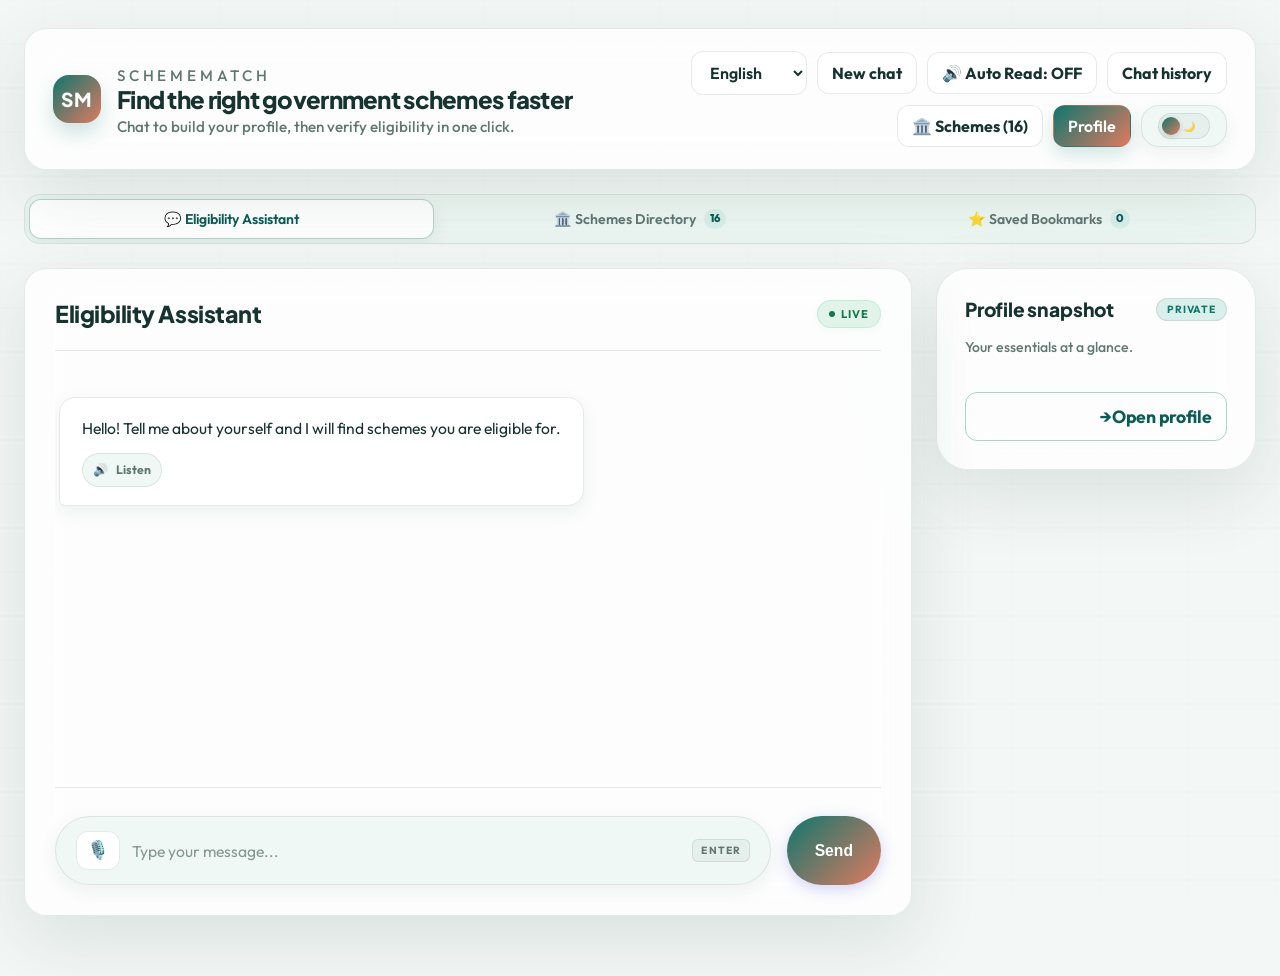
<file: index.html>
<!DOCTYPE html>
<html lang="en">
<head>
	<meta charset="UTF-8" />
	<meta name="viewport" content="width=device-width, initial-scale=1.0" />
	<title>SchemeMatch</title>
	<link rel="preconnect" href="https://fonts.googleapis.com" />
	<link rel="preconnect" href="https://fonts.gstatic.com" crossorigin />
	<link
		href="https://fonts.googleapis.com/css2?family=Inter:wght@300;400;500;600;700&family=Space+Grotesk:wght@400;600;700&display=swap"
		rel="stylesheet"
	/>
	<link
		href="https://fonts.googleapis.com/css2?family=Plus+Jakarta+Sans:wght@400;500;600;700;800&family=Outfit:wght@300;400;500;600;700&family=Inter:wght@300;400;500;600;700&display=swap"
		rel="stylesheet"
	/>
	<style>
		:root {
			color-scheme: light;
			--font-display: "Plus Jakarta Sans", "Space Grotesk", sans-serif;
			--font-body: "Outfit", "Inter", sans-serif;
			--bg: #f8fafc;
			--bg-strong: #f1f5f9;
			--surface: rgba(255, 255, 255, 0.6);
			--surface-raised: rgba(255, 255, 255, 0.85);
			--surface-soft: rgba(255, 255, 255, 0.35);
			--ink: #0f172a;
			--muted: #475569;
			--accent: #4f46e5;
			--accent-strong: #4338ca;
			--accent-soft: rgba(79, 70, 229, 0.08);
			--border: rgba(15, 23, 42, 0.06);
			--border-hover: rgba(15, 23, 42, 0.12);
			--shadow: 0 10px 30px rgba(0, 0, 0, 0.08);
			--shadow-soft: 0 4px 12px rgba(0, 0, 0, 0.04);
			--shadow-lg: 0 20px 50px rgba(0, 0, 0, 0.12);
			--radius-sm: 12px;
			--radius-md: 18px;
			--radius-lg: 24px;
			--radius-xl: 32px;
			--glass-blur: 24px;
			
			/* Theme States */
			--brand-grad: linear-gradient(135deg, #4f46e5, #9333ea, #db2777);
			--success: #15803d;
			--success-soft: rgba(21, 128, 61, 0.08);
			--warning: #eab308;
			--warning-soft: rgba(234, 179, 8, 0.08);
			--danger: #ef4444;
			--danger-soft: rgba(239, 68, 68, 0.08);
		}

		:root[data-theme="dark"] {
			color-scheme: dark;
			--bg: #0f172a;
			--bg-strong: #1e293b;
			--surface: rgba(15, 23, 42, 0.6);
			--surface-raised: rgba(30, 41, 59, 0.85);
			--surface-soft: rgba(15, 23, 42, 0.35);
			--ink: #f8fafc;
			--muted: #94a3b8;
			--accent: #6366f1;
			--accent-strong: #4f46e5;
			--accent-soft: rgba(99, 102, 241, 0.12);
			--border: rgba(248, 250, 252, 0.06);
			--border-hover: rgba(248, 250, 252, 0.12);
			--shadow: 0 10px 40px rgba(0, 0, 0, 0.4);
			--shadow-soft: 0 4px 16px rgba(0, 0, 0, 0.2);
			--shadow-lg: 0 24px 60px rgba(0, 0, 0, 0.6);
			--glass-blur: 24px;
			
			/* Theme States */
			--brand-grad: linear-gradient(135deg, #6366f1, #a855f7, #ec4899);
			--success: #22c55e;
			--success-soft: rgba(34, 197, 94, 0.1);
			--warning: #f59e0b;
			--warning-soft: rgba(245, 158, 11, 0.1);
			--danger: #f87171;
			--danger-soft: rgba(248, 113, 113, 0.1);
		}

		* {
			box-sizing: border-box;
			margin: 0;
			padding: 0;
		}

		body {
			font-family: var(--font-body);
			color: var(--ink);
			background: var(--bg);
			min-height: 100vh;
			overflow-x: hidden;
			position: relative;
			-webkit-font-smoothing: antialiased;
			-moz-osx-font-smoothing: grayscale;
		}

		/* Pixel Background Canvas styling */
		.pixel-canvas {
			position: fixed;
			top: 0;
			left: 0;
			width: 100vw;
			height: 100vh;
			z-index: -1;
			pointer-events: none;
			background: var(--bg);
			transition: background 0.5s ease;
		}

		.page {
			max-width: 1250px;
			margin: 0 auto;
			padding: 40px 24px 60px;
			position: relative;
			z-index: 1;
		}

		.topbar {
			display: flex;
			align-items: center;
			justify-content: space-between;
			gap: 24px;
			margin-bottom: 40px;
			padding: 24px 32px;
			background: var(--surface);
			backdrop-filter: blur(var(--glass-blur));
			-webkit-backdrop-filter: blur(var(--glass-blur));
			border: 1px solid var(--border);
			box-shadow: var(--shadow-lg);
			border-radius: var(--radius-xl);
			transition: all 0.3s ease;
		}

		.brand {
			display: flex;
			gap: 20px;
			align-items: center;
		}

		.brand-mark {
			width: 48px;
			height: 48px;
			border-radius: var(--radius-md);
			background: var(--bg-strong);
			color: var(--accent);
			display: grid;
			place-items: center;
			font-family: var(--font-display);
			font-weight: 800;
			font-size: 1.2rem;
			letter-spacing: 0.05em;
		}
		
		.brand-text h1 {
			margin: 0;
			font-family: var(--font-display);
			font-size: 1.5rem;
			font-weight: 800;
			color: var(--ink);
			letter-spacing: -0.03em;
		}

		.brand-text p {
			margin: 4px 0 0;
			color: var(--muted);
			font-size: 0.95rem;
			font-weight: 500;
		}

		.eyebrow {
			text-transform: uppercase;
			letter-spacing: 0.25em;
			font-size: 0.7rem;
			font-weight: 700;
			color: var(--accent);
			margin-bottom: 2px;
		}



		.top-actions {
			display: flex;
			align-items: center;
			gap: 24px;
		}

		.language-select,
		.profile-button {
			border: 1px solid var(--border);
			background: var(--surface-raised);
			color: var(--ink);
			border-radius: var(--radius-md);
			padding: 10px 14px;
			font: inherit;
			font-weight: 600;
			cursor: pointer;
		}

		.profile-button {
			background: var(--accent);
			color: #fff;
			border-color: transparent;
		}

		/* Custom Premium Slider Theme Toggle */
		.theme-toggle {
			display: inline-flex;
			align-items: center;
			gap: 12px;
			padding: 8px 16px;
			border-radius: var(--radius-md);
			background: var(--surface-soft);
			border: 1px solid var(--border);
			cursor: pointer;
			font-size: 0.75rem;
			font-weight: 700;
			text-transform: uppercase;
			letter-spacing: 0.08em;
			color: var(--muted);
			transition: all 0.3s ease;
			box-shadow: var(--shadow-soft);
			position: relative;
			user-select: none;
		}

		.theme-toggle:hover {
			border-color: var(--border-hover);
			color: var(--ink);
			background: var(--surface);
			transform: translateY(-1px);
			box-shadow: var(--shadow);
		}

		.theme-toggle input {
			display: none;
		}

		.toggle-track {
			width: 52px;
			height: 26px;
			border-radius: 999px;
			background: var(--bg-strong);
			position: relative;
			flex-shrink: 0;
			border: 1px solid var(--border);
			transition: all 0.3s ease;
			display: flex;
			align-items: center;
			justify-content: space-between;
			padding: 0 5px;
		}

		.toggle-track::before {
			content: "";
			position: absolute;
			width: 18px;
			height: 18px;
			border-radius: 50%;
			background: var(--brand-grad);
			top: 3px;
			left: 3px;
			transition: transform 0.4s cubic-bezier(0.34, 1.56, 0.64, 1);
			z-index: 2;
			box-shadow: 0 2px 6px rgba(0, 0, 0, 0.15);
		}
		
		.toggle-track::after {
			content: "☀️ 🌙";
			font-size: 10px;
			width: 100%;
			display: flex;
			justify-content: space-between;
			padding: 0 4px;
			opacity: 0.8;
			z-index: 1;
		}

		.theme-toggle input:checked + .toggle-track::before {
			transform: translateX(26px);
		}


		.layout {
			display: grid;
			grid-template-columns: minmax(0, 1fr) 350px;
			gap: 32px;
		}

		.chat-panel {
			display: flex;
			flex-direction: column;
			min-height: 75vh;
			transition: all 0.3s ease;
			background: var(--surface);
			backdrop-filter: blur(var(--glass-blur));
			-webkit-backdrop-filter: blur(var(--glass-blur));
			border: 1px solid var(--border);
			box-shadow: var(--shadow-lg);
			border-radius: var(--radius-xl);
			padding: 36px;
			position: relative;
			z-index: 1;
		}

		.chat-header {
			display: flex;
			justify-content: space-between;
			align-items: center;
			gap: 16px;
			padding-bottom: 28px;
			border-bottom: 1px solid var(--border);
		}

		.chat-header h2 {
			margin: 0;
			font-family: var(--font-display);
			font-size: 1.45rem;
			font-weight: 800;
			letter-spacing: -0.02em;
			color: var(--ink);
		}


		.status-pill {
			padding: 6px 14px;
			border-radius: 999px;
			background: var(--success-soft);
			color: var(--success);
			font-weight: 700;
			font-size: 0.7rem;
			text-transform: uppercase;
			letter-spacing: 0.1em;
			border: 1px solid rgba(16, 185, 129, 0.15);
			display: flex;
			align-items: center;
			gap: 6px;
			box-shadow: 0 2px 8px rgba(16, 185, 129, 0.05);
		}
		
		.status-pill::before {
			content: "";
			width: 6px;
			height: 6px;
			border-radius: 50%;
			background: var(--success);
			display: inline-block;
			animation: pulse 2s infinite;
		}

		@keyframes pulse {
			0% { transform: scale(0.9); opacity: 0.6; }
			50% { transform: scale(1.3); opacity: 1; box-shadow: 0 0 10px var(--success); }
			100% { transform: scale(0.9); opacity: 0.6; }
		}


		.check-button {
			display: none;
			margin: 16px 0 0;
			padding: 16px 28px;
			border: none;
			background: var(--brand-grad);
			color: white;
			border-radius: var(--radius-md);
			cursor: pointer;
			font-weight: 700;
			font-size: 1rem;
			letter-spacing: 0.02em;
			box-shadow: 0 10px 25px rgba(99, 102, 241, 0.25);
			transition: all 0.3s cubic-bezier(0.16, 1, 0.3, 1);
			position: relative;
			overflow: hidden;
			border: 1px solid rgba(255, 255, 255, 0.1);
		}

		.check-button:hover {
			transform: translateY(-2px);
			box-shadow: 0 15px 35px rgba(99, 102, 241, 0.4);
		}
		
		.check-button:active {
			transform: translateY(0);
		}

		.check-button.is-loading,
		.send-button.is-loading {
			opacity: 0.7;
			pointer-events: none;
		}

		.messages {
			flex: 1;
			margin: 28px 0;
			padding: 12px 8px;
			overflow-y: auto;
			display: flex;
			flex-direction: column;
			gap: 22px;
			scroll-behavior: smooth;
		}
		
		/* Scrollbars styling */
		.messages::-webkit-scrollbar,
		#resultCards::-webkit-scrollbar,
		.result-grid::-webkit-scrollbar {
			width: 6px;
		}
		
		.messages::-webkit-scrollbar-track,
		#resultCards::-webkit-scrollbar-track,
		.result-grid::-webkit-scrollbar-track {
			background: transparent;
		}
		
		.messages::-webkit-scrollbar-thumb,
		#resultCards::-webkit-scrollbar-thumb,
		.result-grid::-webkit-scrollbar-thumb {
			background: var(--border);
			border-radius: 99px;
		}
		
		.messages::-webkit-scrollbar-thumb:hover,
		#resultCards::-webkit-scrollbar-thumb:hover,
		.result-grid::-webkit-scrollbar-thumb:hover {
			background: var(--border-hover);
		}
		
		.bubble {
			max-width: 85%;
			padding: 18px 22px;
			border-radius: var(--radius-xl);
			line-height: 1.6;
			white-space: pre-wrap;
			font-size: 0.98rem;
			animation: fadeUp 0.4s cubic-bezier(0.16, 1, 0.3, 1);
			transition: all 0.3s ease;
			background: var(--surface-soft);
			backdrop-filter: blur(var(--glass-blur));
			-webkit-backdrop-filter: blur(var(--glass-blur));
			border: 1px solid var(--border);
			box-shadow: var(--shadow-soft);
		}

		.bubble-content {
			display: block;
		}

		.readback-button {
			display: inline-flex;
			align-items: center;
			gap: 6px;
			margin-top: 12px;
			padding: 6px 10px;
			border: 1px solid var(--border);
			border-radius: 999px;
			background: var(--surface-soft);
			color: var(--muted);
			font: inherit;
			font-size: 0.76rem;
			font-weight: 700;
			cursor: pointer;
		}

		.readback-button:hover,
		.readback-button:focus-visible {
			background: var(--accent-soft);
			color: var(--accent);
			border-color: var(--border-hover);
			outline: none;
		}

		.delete-message-button {
			display: inline-flex;
			align-items: center;
			gap: 6px;
			margin-top: 12px;
			margin-left: 8px;
			padding: 6px 10px;
			border: 1px solid var(--border);
			border-radius: 999px;
			background: transparent;
			color: var(--muted);
			font: inherit;
			font-size: 0.76rem;
			font-weight: 700;
			cursor: pointer;
		}

		.delete-message-button:hover,
		.delete-message-button:focus-visible {
			background: var(--danger-soft);
			color: var(--danger);
			border-color: var(--danger);
			outline: none;
		}

		.bubble:hover {
			border-color: var(--border-hover);
		}

		.bubble.loading {
			display: inline-flex;
			align-items: center;
			gap: 12px;
			font-style: italic;
			color: var(--muted);
			background: var(--surface-soft);
		}

		.dots {
			display: inline-flex;
			gap: 5px;
		}

		.dots span {
			width: 8px;
			height: 8px;
			border-radius: 50%;
			background: var(--accent);
			opacity: 0.4;
			animation: dotBounce 1.4s infinite ease-in-out;
		}

		.dots span:nth-child(2) {
			animation-delay: 0.2s;
		}

		.dots span:nth-child(3) {
			animation-delay: 0.4s;
		}

		@keyframes dotBounce {
			0%, 100% { transform: translateY(0); opacity: 0.4; }
			50% { transform: translateY(-5px); opacity: 1; }
		}

		.bubble.user {
			margin-left: auto;
			background: var(--brand-grad);
			color: #ffffff;
			border-bottom-right-radius: 6px;
			border: none;
			box-shadow: 0 4px 12px rgba(79, 70, 229, 0.25);
		}

		.bubble.bot {
			margin-right: auto;
			border-bottom-left-radius: 6px;
			background: var(--surface-raised);
			border: 1px solid var(--border);
		}

		/* Markdown layout styles inside bot chat bubbles */
		.bubble p {
			margin-bottom: 8px;
		}
		.bubble p:last-child {
			margin-bottom: 0;
		}
		.bubble strong {
			font-weight: 700;
			color: var(--accent);
		}
		.bubble.user strong {
			color: #ffffff;
			text-decoration: underline;
		}
		.bubble ul {
			margin: 8px 0;
			padding-left: 20px;
		}
		.bubble li {
			margin-bottom: 4px;
		}

		.results {
			padding-top: 28px;
			border-top: 1px solid var(--border);
			margin-bottom: 16px;
			display: none;
			animation: fadeUp 0.5s cubic-bezier(0.16, 1, 0.3, 1);
		}

		.results-loader {
			display: none;
			align-items: center;
			gap: 14px;
			padding: 16px 20px;
			border-radius: var(--radius-md);
			background: var(--surface-soft);
			border: 1px solid var(--border);
			margin-bottom: 16px;
			color: var(--muted);
			font-size: 0.95rem;
			font-weight: 500;
		}

		.spinner {
			width: 22px;
			height: 22px;
			border-radius: 50%;
			border: 2px solid var(--border);
			border-top-color: var(--accent);
			animation: spin 0.8s linear infinite;
		}

		.results-empty {
			display: none;
			padding: 24px;
			border-radius: var(--radius-md);
			background: var(--surface-soft);
			border: 1px dashed var(--border);
			color: var(--muted);
			font-size: 0.95rem;
			text-align: center;
			font-weight: 500;
		}

		.results-header {
			display: flex;
			align-items: center;
			justify-content: space-between;
			gap: 12px;
			margin-bottom: 20px;
		}

		.results-header h3 {
			margin: 0;
			font-family: var(--font-display);
			font-size: 1.25rem;
			font-weight: 800;
			letter-spacing: -0.01em;
			color: var(--ink);
		}

		.results-header p {
			margin: 0;
			color: var(--muted);
			font-size: 0.9rem;
			font-weight: 500;
		}

		.results-count {
			display: inline-flex;
			align-items: center;
			gap: 6px;
			padding: 4px 14px;
			border-radius: 999px;
			background: var(--success-soft);
			color: var(--success);
			font-size: 0.78rem;
			font-weight: 800;
			letter-spacing: 0.02em;
		}

		.result-grid {
			display: flex;
			flex-direction: column;
			gap: 20px;
			max-height: 600px;
			overflow-y: auto;
			padding-right: 4px;
		}

		/* Premium Match Cards Style */
		.result-card {
			border: 1px solid var(--border);
			border-radius: var(--radius-xl);
			padding: 0;
			background: var(--surface-raised);
			backdrop-filter: blur(var(--glass-blur));
			-webkit-backdrop-filter: blur(var(--glass-blur));
			box-shadow: var(--shadow-soft);
			transition: all 0.35s cubic-bezier(0.16, 1, 0.3, 1);
			position: relative;
			overflow: hidden;
		}

		.bookmark-button {
			color: var(--accent);
		}

		.result-card:hover {
			border-color: var(--success);
			box-shadow: 0 12px 36px rgba(24, 121, 78, 0.15);
			transform: translateY(-3px);
		}

		.card-top-bar {
			background: linear-gradient(135deg, var(--success), var(--accent));
			padding: 14px 24px;
			display: flex;
			align-items: center;
			justify-content: space-between;
			gap: 12px;
		}

		.card-top-bar .scheme-title {
			color: #fff;
			font-family: var(--font-display);
			font-size: 1.08rem;
			font-weight: 700;
			letter-spacing: -0.01em;
			margin: 0;
			line-height: 1.3;
			flex: 1;
		}

		.eligible-badge {
			display: inline-flex;
			align-items: center;
			gap: 5px;
			padding: 5px 14px;
			border-radius: 999px;
			background: rgba(255,255,255, 0.22);
			backdrop-filter: blur(8px);
			color: #fff;
			font-size: 0.72rem;
			font-weight: 800;
			text-transform: uppercase;
			letter-spacing: 0.06em;
			white-space: nowrap;
		}

		.card-body {
			padding: 20px 24px 24px;
		}

		.result-header {
			display: flex;
			align-items: center;
			justify-content: flex-end;
			gap: 10px;
			margin-bottom: 12px;
		}

		.result-card strong {
			display: block;
			font-size: 1.05rem;
			font-weight: 700;
			color: var(--ink);
			font-family: var(--font-display);
			letter-spacing: -0.01em;
		}

		.result-summary {
			color: var(--ink);
			font-size: 0.9rem;
			line-height: 1.55;
			font-weight: 500;
			margin-bottom: 12px;
		}

		.result-description {
			margin-bottom: 10px;
			color: var(--muted);
			font-size: 0.88rem;
			line-height: 1.6;
			font-weight: 400;
			padding: 12px 16px;
			background: var(--accent-soft);
			border-radius: var(--radius-sm);
			border-left: 3px solid var(--accent);
		}

		.result-benefits {
			margin-bottom: 10px;
			color: var(--ink);
			font-size: 0.88rem;
			line-height: 1.6;
			font-weight: 400;
			padding: 12px 16px;
			background: var(--success-soft);
			border-radius: var(--radius-sm);
			border-left: 3px solid var(--success);
		}

		.result-benefits strong {
			font-size: 0.82rem;
			text-transform: uppercase;
			letter-spacing: 0.04em;
			color: var(--success);
		}

		.card-yt-thumb {
			display: block;
			position: relative;
			border-radius: var(--radius-sm);
			overflow: hidden;
			margin-bottom: 12px;
			aspect-ratio: 16/9;
			background: #000;
			cursor: pointer;
			transition: transform 0.3s ease;
			text-decoration: none;
		}
		.card-yt-thumb:hover {
			transform: scale(1.01);
		}
		.card-yt-thumb img {
			width: 100%;
			height: 100%;
			object-fit: cover;
			display: block;
		}
		.card-yt-play {
			position: absolute;
			top: 50%; left: 50%;
			transform: translate(-50%,-50%);
			width: 56px; height: 56px;
			background: rgba(220,38,38,0.9);
			border-radius: 50%;
			display: flex; align-items: center; justify-content: center;
			box-shadow: 0 4px 20px rgba(0,0,0,0.3);
			transition: transform 0.2s ease;
		}
		.card-yt-thumb:hover .card-yt-play {
			transform: translate(-50%,-50%) scale(1.12);
		}
		.card-yt-play svg {
			width: 24px; height: 24px; fill: #fff; margin-left: 3px;
		}

		.card-links-row {
			display: flex;
			flex-wrap: wrap;
			gap: 8px;
			margin-top: 4px;
		}

		.result-toggle {
			border: 1px solid var(--border);
			background: var(--surface-soft);
			color: var(--ink);
			border-radius: 999px;
			padding: 6px 16px;
			font-size: 0.72rem;
			font-weight: 700;
			text-transform: uppercase;
			letter-spacing: 0.08em;
			cursor: pointer;
			transition: all 0.3s cubic-bezier(0.16, 1, 0.3, 1);
		}

		.result-toggle:hover {
			background: var(--accent-soft);
			color: var(--accent-strong);
			border-color: var(--border-hover);
			transform: scale(1.05);
		}

		.result-details {
			display: none;
			margin-top: 14px;
			font-size: 0.9rem;
			color: var(--muted);
			padding-top: 14px;
			border-top: 1px dashed var(--border);
			animation: fadeUp 0.3s cubic-bezier(0.16, 1, 0.3, 1);
		}

		.result-details ul {
			margin: 12px 0 0;
			padding-left: 20px;
			display: grid;
			grid-template-columns: repeat(auto-fit, minmax(200px, 1fr));
			gap: 8px;
		}

		.result-details li {
			line-height: 1.5;
			font-weight: 500;
			list-style-type: none;
			position: relative;
			padding-left: 18px;
		}

		.result-details li::before {
			content: "✦";
			position: absolute;
			left: 0;
			color: var(--accent);
			font-size: 0.8rem;
		}

		.result-card.expanded .result-details {
			display: block;
		}

		/* Eligible card glow */
		.result-card.eligible::after {
			content: "";
			position: absolute;
			top: 0;
			left: 0;
			width: 100%;
			height: 100%;
			background: linear-gradient(135deg, var(--success-soft), transparent 40%);
			pointer-events: none;
			z-index: 0;
		}

		.card-top-bar, .card-body {
			position: relative;
			z-index: 1;
		}

		/* Progress bar */
		.match-progress {
			display: none;
		}

		.progress-bar-track {
			flex: 1;
			height: 6px;
			border-radius: 99px;
			background: var(--bg-strong);
			overflow: hidden;
			position: relative;
		}

		.progress-bar-fill {
			height: 100%;
			border-radius: 99px;
			background: var(--brand-grad);
			transition: width 1s cubic-bezier(0.16, 1, 0.3, 1);
		}

		.composer {
			display: grid;
			grid-template-columns: 1fr auto;
			gap: 16px;
			padding-top: 28px;
			border-top: 1px solid var(--border);
		}

		.composer-input {
			display: flex;
			align-items: center;
			gap: 12px;
			padding: 14px 20px;
			border-radius: 999px;
			background: var(--surface-soft);
			backdrop-filter: blur(var(--glass-blur));
			-webkit-backdrop-filter: blur(var(--glass-blur));
			border: 1px solid var(--border);
			box-shadow: var(--shadow-soft);
			transition: all 0.3s cubic-bezier(0.16, 1, 0.3, 1);
		}

		.voice-button {
			border: 1px solid var(--border);
			background: var(--surface-raised);
			color: var(--ink);
			border-radius: var(--radius-sm);
			padding: 8px 10px;
			cursor: pointer;
			font-size: 1.1rem;
			flex-shrink: 0;
		}

		.voice-button.active {
			background: var(--danger);
			color: #fff;
		}

		.profile-modal {
			display: none;
			position: fixed;
			inset: 0;
			z-index: 20;
			background: rgba(15, 23, 42, 0.55);
			place-items: center;
			padding: 20px;
		}

		.profile-modal.open { display: grid; }
		.profile-dialog {
			width: min(720px, 100%);
			max-height: 90vh;
			overflow: auto;
			background: var(--surface-raised);
			color: var(--ink);
			border: 1px solid var(--border);
			border-radius: var(--radius-xl);
			padding: 32px;
			box-shadow: var(--shadow-lg);
		}
		.profile-dialog .results-header {
			padding-bottom: 20px;
			border-bottom: 1px solid var(--border);
		}
		.profile-dialog .results-header h3 {
			margin: 0;
			color: var(--ink);
			font-family: var(--font-display);
			font-size: 1.35rem;
		}
		.profile-form {
			display: grid;
			grid-template-columns: repeat(2, minmax(0, 1fr));
			gap: 18px 20px;
			margin-top: 24px;
		}
		.profile-form label {
			display: grid;
			gap: 7px;
			align-content: start;
			font-size: 0.82rem;
			font-weight: 700;
			color: var(--muted);
		}
		.profile-form input, .profile-form select {
			width: 100%;
			min-height: 44px;
			padding: 10px 12px;
			border: 1px solid var(--border-hover);
			border-radius: 10px;
			background: var(--surface);
			color: var(--ink);
			font: inherit;
		}
		.profile-form-actions {
			display: flex;
			justify-content: flex-end;
			gap: 10px;
			margin-top: 28px;
			padding-top: 20px;
			border-top: 1px solid var(--border);
		}
		.profile-form-actions button {
			min-width: 116px;
			padding: 12px 18px;
			border: 0;
			border-radius: 10px;
			cursor: pointer;
			font-weight: 700;
			font: inherit;
		}
		.profile-save { background: var(--accent); color: #fff; }
		.profile-close { background: var(--bg-strong); color: var(--ink); }
		.video-link, .application-link {
			display: inline-flex;
			align-items: center;
			gap: 6px;
			margin: 14px 8px 0 0;
			padding: 8px 18px;
			border-radius: 999px;
			font-size: 0.82rem;
			font-weight: 700;
			text-decoration: none;
			transition: all 0.25s cubic-bezier(0.16, 1, 0.3, 1);
		}
		.application-link {
			color: var(--accent);
			background: var(--accent-soft);
			border: 1px solid var(--accent);
		}
		.application-link:hover {
			background: var(--accent);
			color: #fff;
			transform: translateY(-1px);
			box-shadow: 0 4px 12px rgba(15, 118, 110, 0.25);
		}
		.video-link {
			color: #dc2626;
			background: rgba(220, 38, 38, 0.08);
			border: 1px solid rgba(220, 38, 38, 0.3);
		}
		.video-link:hover {
			background: #dc2626;
			color: #fff;
			transform: translateY(-1px);
			box-shadow: 0 4px 12px rgba(220, 38, 38, 0.25);
		}
		@media (max-width: 640px) {
			.profile-dialog { padding: 24px 18px; }
			.profile-form { grid-template-columns: 1fr; }
			.top-actions { gap: 8px; }
			.language-select { max-width: 130px; }
		}

		/* Refined workspace styling */
		:root {
			--bg: #f3f7f5;
			--bg-strong: #e5efeb;
			--surface: rgba(255, 255, 255, 0.78);
			--surface-raised: #ffffff;
			--surface-soft: rgba(235, 245, 241, 0.72);
			--ink: #16332f;
			--muted: #607772;
			--accent: #0f766e;
			--accent-strong: #0b5c56;
			--accent-soft: #d9efea;
			--border: rgba(22, 51, 47, 0.1);
			--border-hover: rgba(15, 118, 110, 0.32);
			--brand-grad: linear-gradient(135deg, #0f766e, #e07a5f);
			--success: #18794e;
			--success-soft: #e2f4ea;
			--shadow-lg: 0 24px 70px rgba(33, 78, 69, 0.12);
			--shadow-soft: 0 6px 18px rgba(33, 78, 69, 0.08);
		}

		:root[data-theme="dark"] {
			--bg: #10211f;
			--bg-strong: #18322f;
			--surface: rgba(20, 42, 39, 0.84);
			--surface-raised: #1c3b36;
			--surface-soft: rgba(29, 64, 58, 0.72);
			--ink: #effaf6;
			--muted: #a9c2bb;
			--accent: #4db6a8;
			--accent-strong: #7bd1c3;
			--accent-soft: #244d47;
			--border: rgba(239, 250, 246, 0.12);
			--border-hover: rgba(123, 209, 195, 0.4);
			--brand-grad: linear-gradient(135deg, #2b9d91, #e07a5f);
			--success: #80d6a5;
			--success-soft: #214e3d;
		}

		.page {
			max-width: 1320px;
			padding-top: 28px;
		}

		.topbar {
			margin-bottom: 24px;
			padding: 22px 28px;
			border-radius: 22px;
		}

		.brand {
			gap: 16px;
		}

		.brand-mark {
			border-radius: 16px;
			background: var(--brand-grad);
			color: #fff;
			box-shadow: 0 10px 20px rgba(15, 118, 110, 0.2);
		}

		.brand-text h1 {
			max-width: 580px;
			line-height: 1.18;
		}

		.top-actions {
			gap: 10px;
			flex-wrap: wrap;
			justify-content: flex-end;
		}

		.language-select,
		.profile-button {
			min-height: 42px;
			border-radius: 12px;
		}

		.profile-button {
			background: var(--brand-grad);
			box-shadow: 0 8px 18px rgba(15, 118, 110, 0.18);
		}

		.layout {
			grid-template-columns: minmax(0, 1fr) 320px;
			gap: 24px;
			align-items: start;
		}

		.layout > *,
		.topbar > *,
		.profile-page-header > div {
			min-width: 0;
		}

		.chat-panel,
		.panel {
			border-radius: 22px;
		}

		.chat-panel {
			min-height: 72vh;
			padding: 30px;
		}

		.chat-header {
			padding-bottom: 22px;
		}

		.status-pill {
			padding: 6px 11px;
		}

		.check-button {
			align-self: flex-start;
			margin: 22px 0 6px;
			border-radius: 11px;
			background: var(--accent-soft);
			color: var(--accent-strong);
			border: 1px solid var(--border-hover);
		}

		.messages {
			padding: 18px 4px;
			min-height: 290px;
		}

		.bubble {
			border-radius: 16px;
			box-shadow: var(--shadow-soft);
		}

		.panel {
			padding: 24px;
			position: sticky;
			top: 20px;
		}

		.profile-grid {
			gap: 8px;
		}

		.profile-field {
			min-height: 54px;
			padding: 10px 12px;
			border-radius: 12px;
		}

		.profile-field-label {
			min-width: 0;
			font-size: 0.84rem;
			color: var(--muted);
		}

		.profile-field-value {
			max-width: 58%;
			overflow-wrap: anywhere;
			text-align: right;
		}

		.profile-empty {
			margin: 4px 0;
			padding: 14px;
			border: 1px dashed var(--border-hover);
			border-radius: 12px;
			color: var(--muted);
			font-size: 0.86rem;
			line-height: 1.45;
		}

		.snapshot-action {
			width: 100%;
			margin-top: 16px;
			padding: 12px 14px;
			border: 1px solid var(--border-hover);
			border-radius: 12px;
			background: transparent;
			color: var(--accent-strong);
			font: inherit;
			font-weight: 700;
			text-align: left;
			cursor: pointer;
		}

		.snapshot-action span {
			float: right;
			font-size: 1.1rem;
		}

		.snapshot-action:hover,
		.profile-back:hover {
			background: var(--accent-soft);
		}

		.profile-page {
			display: none;
			max-width: 1040px;
			margin: 0 auto;
			padding: 28px 24px 64px;
			animation: fadeUp 0.3s ease both;
		}

		.profile-page.open {
			display: block;
		}

		body.profile-mode .page {
			display: none;
		}

		.history-button {
			min-height: 42px;
			padding: 10px 14px;
			border: 1px solid var(--border);
			border-radius: 12px;
			background: var(--surface-raised);
			color: var(--ink);
			font: inherit;
			font-weight: 700;
			cursor: pointer;
		}

		.history-button:hover {
			background: var(--accent-soft);
			border-color: var(--border-hover);
		}

		.history-list {
			display: grid;
			gap: 12px;
			max-height: 620px;
			overflow-y: auto;
		}

		.history-message {
			padding: 14px 16px;
			border: 1px solid var(--border);
			border-radius: 14px;
			background: var(--surface-soft);
		}

		.history-message.user {
			border-color: var(--border-hover);
			background: var(--accent-soft);
		}

		.history-message-meta {
			display: flex;
			justify-content: space-between;
			gap: 12px;
			margin-bottom: 6px;
			color: var(--muted);
			font-size: 0.72rem;
			font-weight: 700;
			text-transform: uppercase;
			letter-spacing: 0.08em;
		}

		.history-message-content {
			white-space: pre-wrap;
			line-height: 1.5;
		}

		.profile-page-header {
			display: flex;
			align-items: flex-start;
			justify-content: space-between;
			gap: 24px;
			margin-bottom: 24px;
		}

		.profile-page-header h2 {
			margin: 0;
			font-family: var(--font-display);
			font-size: clamp(1.8rem, 4vw, 2.8rem);
			line-height: 1.1;
		}

		.profile-page-header > div > p:last-child {
			margin: 10px 0 0;
			max-width: 580px;
			color: var(--muted);
			line-height: 1.55;
		}

		.profile-back {
			flex: 0 0 auto;
			padding: 11px 14px;
			border: 1px solid var(--border);
			border-radius: 12px;
			background: var(--surface-raised);
			color: var(--ink);
			font: inherit;
			font-weight: 700;
			cursor: pointer;
		}

		.profile-page-body {
			padding: 28px;
			border: 1px solid var(--border);
			border-radius: 22px;
			background: var(--surface);
			box-shadow: var(--shadow-lg);
			backdrop-filter: blur(var(--glass-blur));
		}

		.profile-page-note {
			display: flex;
			align-items: flex-start;
			gap: 12px;
			padding: 14px 16px;
			border-radius: 14px;
			background: var(--accent-soft);
			color: var(--accent-strong);
		}

		.profile-note-icon {
			font-size: 1.25rem;
			line-height: 1;
		}

		.profile-page-note p {
			margin: 4px 0 0;
			color: var(--muted);
			font-size: 0.86rem;
			line-height: 1.4;
		}

		.mobile-verification {
			margin-top: 20px;
			padding: 16px;
			border: 1px solid var(--border);
			border-radius: 14px;
			background: var(--surface-soft);
		}

		.mobile-verification > div:first-child p {
			margin: 4px 0 0;
			color: var(--muted);
			font-size: 0.86rem;
		}

		.mobile-verification-row {
			display: flex;
			gap: 10px;
			margin-top: 12px;
		}

		.mobile-verification-row input {
			min-width: 0;
			flex: 1;
			min-height: 44px;
			padding: 10px 12px;
			border: 1px solid var(--border-hover);
			border-radius: 10px;
			background: var(--surface-raised);
			color: var(--ink);
			font: inherit;
		}

		.mobile-verification-row button {
			flex: 0 0 auto;
			padding: 10px 14px;
			border: 0;
			border-radius: 10px;
			background: var(--accent);
			color: #fff;
			font: inherit;
			font-weight: 700;
			cursor: pointer;
		}

		.verification-status {
			min-height: 1.2em;
			margin: 10px 0 0;
			color: var(--muted);
			font-size: 0.82rem;
		}

		.verification-status.success { color: var(--success); }
		.verification-status.error { color: var(--danger); }

		.profile-page .profile-form {
			margin-top: 28px;
			gap: 20px;
			align-items: stretch;
		}

		.profile-page .profile-form label {
			min-width: 0;
			font-size: 0.78rem;
			letter-spacing: 0.02em;
			text-transform: uppercase;
		}

		.required-mark {
			margin-left: 4px;
			color: var(--accent);
			font-size: 0.66rem;
			letter-spacing: 0.08em;
		}

		.profile-page .profile-form input,
		.profile-page .profile-form select {
			width: 100%;
			min-height: 48px;
			margin-top: 2px;
			border-radius: 11px;
			background: var(--surface-raised);
		}

		.profile-page .profile-form input:focus,
		.profile-page .profile-form select:focus {
			outline: 3px solid rgba(15, 118, 110, 0.16);
			border-color: var(--accent);
		}

		.profile-page .profile-form-actions {
			display: flex;
			justify-content: flex-end;
			align-items: center;
			margin-top: 30px;
			padding-top: 22px;
		}

		.profile-page .profile-save {
			min-width: 150px;
			background: var(--brand-grad);
			box-shadow: 0 8px 18px rgba(15, 118, 110, 0.18);
		}

		@media (max-width: 860px) {
			.layout {
				grid-template-columns: 1fr;
			}

			.panel {
				position: static;
			}

			.profile-page {
				padding: 22px 16px 44px;
			}
		}

		@media (max-width: 640px) {
			.page {
				padding: 16px 12px 36px;
			}

			.topbar,
			.chat-panel,
			.profile-page-body {
				padding: 20px;
			}

			.top-actions {
				justify-content: stretch;
			}

			.top-actions > * {
				flex: 1;
			}

			.profile-page-header {
				flex-direction: column;
			}

			.profile-back {
				align-self: flex-start;
			}

			.profile-page .profile-form {
				grid-template-columns: 1fr;
			}

			.mobile-verification-row {
				flex-direction: column;
			}
		}
		
		.composer-input:focus-within {
			border-color: var(--border-hover);
			background: var(--surface-raised);
		}

		.composer-input input {
			flex: 1;
			border: none;
			background: transparent;
			font-size: 0.98rem;
			color: var(--ink);
			outline: none;
			font-family: var(--font-body);
		}
		
		.composer-input input::placeholder {
			color: var(--muted);
			opacity: 0.75;
		}

		.composer-hint {
			font-size: 0.65rem;
			font-weight: 700;
			text-transform: uppercase;
			letter-spacing: 0.1em;
			color: var(--muted);
			padding: 4px 8px;
			background: var(--bg-strong);
			border-radius: 6px;
			border: 1px solid var(--border);
		}

		.send-button {
			padding: 14px 28px;
			border: none;
			border-radius: 999px;
			background: var(--brand-grad);
			color: #ffffff;
			cursor: pointer;
			font-weight: 700;
			font-size: 0.98rem;
			transition: all 0.3s cubic-bezier(0.16, 1, 0.3, 1);
			box-shadow: 0 4px 15px rgba(79, 70, 229, 0.25);
		}

		.send-button:hover {
			transform: translateY(-2px) scale(1.02);
			box-shadow: 0 8px 25px rgba(79, 70, 229, 0.35);
		}
		
		.send-button:active {
			transform: translateY(0) scale(0.98);
		}

		.sidebar {
			display: flex;
			flex-direction: column;
			gap: 28px;
		}

		.panel {
			display: flex;
			flex-direction: column;
			background: var(--surface);
			backdrop-filter: blur(var(--glass-blur));
			-webkit-backdrop-filter: blur(var(--glass-blur));
			border: 1px solid var(--border);
			box-shadow: var(--shadow-lg);
			border-radius: var(--radius-xl);
			padding: 28px;
			transition: all 0.3s ease;
		}
		
		.panel:hover {
			border-color: var(--border-hover);
			box-shadow: 0 15px 45px rgba(0, 0, 0, 0.05);
		}

		.panel-head {
			display: flex;
			align-items: center;
			justify-content: space-between;
			gap: 10px;
			margin-bottom: 12px;
		}

		.panel h3 {
			margin: 0;
			font-family: var(--font-display);
			font-size: 1.2rem;
			font-weight: 800;
			letter-spacing: -0.01em;
			color: var(--ink);
		}

		.panel-subtext {
			margin: 4px 0 18px;
			color: var(--muted);
			font-size: 0.88rem;
			line-height: 1.5;
			font-weight: 500;
		}

		.pill {
			padding: 4px 10px;
			border-radius: 999px;
			background: var(--accent-soft);
			color: var(--accent);
			font-size: 0.65rem;
			font-weight: 700;
			text-transform: uppercase;
			letter-spacing: 0.08em;
			border: 1px solid var(--border);
		}

		.profile-grid {
			display: flex;
			flex-direction: column;
			gap: 12px;
		}

		.profile-field {
			display: flex;
			align-items: center;
			justify-content: space-between;
			gap: 10px;
			padding: 10px 14px;
			border-radius: var(--radius-sm);
			background: var(--surface-soft);
			border: 1px solid var(--border);
			transition: all 0.2s ease;
		}

		.profile-field:hover {
			border-color: var(--border-hover);
			background: var(--surface-raised);
		}

		/* Styling icons inside profile tags */
		.icon {
			width: 16px;
			height: 16px;
			flex-shrink: 0;
		}
		.profile-field-label {
			display: flex;
			align-items: center;
			gap: 10px;
		}

		.profile-field-icon {
			width: 18px;
			height: 18px;
			color: var(--accent);
			display: inline-flex;
			align-items: center;
			justify-content: center;
		}

		.profile-field-value {
			font-weight: 700;
			color: var(--ink);
		}


		@keyframes fadeUp {
			from {
				opacity: 0;
				transform: translateY(12px);
			}
			to {
				opacity: 1;
				transform: translateY(0);
			}
		}

		@keyframes spin {
			from {
				transform: rotate(0deg);
			}
			to {
				transform: rotate(360deg);
			}
		}

		@media (max-width: 1080px) {
			.layout {
				grid-template-columns: 1fr;
				gap: 32px;
			}
		}

		@media (max-width: 860px) {
			.page {
				padding: 24px 16px 40px;
			}

			.topbar {
				flex-direction: column;
				align-items: stretch;
				gap: 20px;
				padding: 20px 24px;
			}
			
			.top-actions {
				flex-direction: column-reverse;
				align-items: stretch;
				gap: 16px;
			}

			.top-stats {
				grid-template-columns: 1fr 1fr;
			}

			.bubble {
				max-width: 90%;
			}

			.composer {
				grid-template-columns: 1fr;
				gap: 12px;
			}
			
			.send-button {
				width: 100%;
			}
		}

		/* ═══════ HEADER ACTIONS (uniform control height, no wrapping surprises) ═══════ */
		.top-actions > * {
			min-height: 42px;
			white-space: nowrap;
		}
		.top-actions > button {
			display: inline-flex;
			align-items: center;
			justify-content: center;
		}
		.theme-toggle {
			min-height: 42px;
			padding-block: 0;
		}
		.topbar-schemes-btn {
			padding: 10px 14px;
			border: 1px solid var(--border);
			border-radius: 12px;
			background: var(--surface-raised);
			color: var(--ink);
			font: inherit;
			font-weight: 700;
			cursor: pointer;
			transition: background 0.2s ease, border-color 0.2s ease, color 0.2s ease;
		}
		.topbar-schemes-btn:hover {
			background: var(--accent-soft);
			border-color: var(--border-hover);
			color: var(--accent-strong);
		}
		@media (min-width: 861px) {
			/* Wraps as 4 + 3: chat controls on the first row, Schemes / Profile / theme on the second */
			.top-actions { max-width: 600px; }
		}
		@media (max-width: 860px) {
			.top-actions {
				display: grid;
				grid-template-columns: repeat(4, minmax(0, 1fr));
				gap: 8px;
			}
			.language-select { max-width: none; }
		}
		@media (max-width: 640px) {
			.top-actions { grid-template-columns: repeat(2, minmax(0, 1fr)); }
			.language-select { order: 1; }
			.theme-toggle { order: 2; justify-content: center; }
			#newChatButton { order: 3; }
			#historyButton { order: 4; }
			#topbarSchemesBtn { order: 5; }
			#profileButton { order: 6; }
			#readAloudToggleBtn { order: 7; grid-column: 1 / -1; }
		}

		/* ═══════ VIEW SWITCHER ═══════ */
		.view-tabs {
			display: flex;
			gap: 4px;
			margin-bottom: 24px;
			padding: 4px;
			background: var(--surface-soft);
			border: 1px solid var(--border);
			border-radius: 16px;
			overflow-x: auto;
			scrollbar-width: none;
		}
		.view-tabs::-webkit-scrollbar { display: none; }
		.view-tab {
			flex: 1 1 0;
			min-width: max-content;
			display: inline-flex;
			align-items: center;
			justify-content: center;
			gap: 8px;
			min-height: 40px;
			padding: 0 16px;
			border: 1px solid transparent;
			background: transparent;
			color: var(--muted);
			font: inherit;
			font-size: 0.88rem;
			font-weight: 600;
			border-radius: 12px;
			cursor: pointer;
			white-space: nowrap;
			transition: background 0.2s ease, color 0.2s ease, border-color 0.2s ease;
		}
		.view-tab:hover {
			color: var(--ink);
			background: var(--surface);
		}
		.view-tab.active {
			background: var(--surface-raised);
			color: var(--accent-strong);
			border-color: var(--border-hover);
			box-shadow: var(--shadow-soft);
		}
		.tab-count {
			display: inline-flex;
			align-items: center;
			justify-content: center;
			min-width: 20px;
			height: 20px;
			padding: 0 6px;
			border-radius: 999px;
			background: var(--accent-soft);
			color: var(--accent-strong);
			font-size: 0.7rem;
			font-weight: 800;
			line-height: 1;
		}
		.view-tab.active .tab-count {
			background: var(--accent);
			color: #fff;
		}
		.view-tab:focus-visible,
		.filter-chip:focus-visible,
		.scheme-action-btn:focus-visible,
		.schemes-empty-btn:focus-visible,
		.topbar-schemes-btn:focus-visible {
			outline: 2px solid var(--accent);
			outline-offset: 2px;
		}
		@media (max-width: 640px) {
			.view-tab { font-size: 0.82rem; padding: 0 12px; }
		}

		/* ═══════ VIEW PANELS ═══════ */
		.view-panel { display: none; }
		.view-panel.active { display: block; }

		/* ═══════ DIRECTORY CONTROLS ═══════ */
		.schemes-controls {
			display: flex;
			align-items: stretch;
			gap: 12px;
			margin-bottom: 14px;
		}
		.schemes-search,
		.schemes-sort {
			min-height: 42px;
			border: 1px solid var(--border);
			border-radius: 12px;
			background: var(--surface-raised);
			color: var(--ink);
			font: inherit;
			font-size: 0.92rem;
		}
		.schemes-search {
			flex: 1 1 auto;
			min-width: 0;
			padding: 0 16px;
			outline: none;
			transition: border-color 0.2s ease, box-shadow 0.2s ease;
		}
		.schemes-search:focus {
			border-color: var(--accent);
			box-shadow: 0 0 0 3px var(--accent-soft);
		}
		.schemes-search::placeholder {
			color: var(--muted);
			opacity: 0.8;
		}
		.schemes-sort {
			flex: 0 0 auto;
			padding: 0 12px;
			font-weight: 600;
			cursor: pointer;
		}
		.schemes-sort:focus-visible {
			outline: 2px solid var(--accent);
			outline-offset: 2px;
		}

		/* ═══════ FILTER CHIPS ═══════ */
		.filter-chips {
			display: flex;
			flex-wrap: wrap;
			gap: 8px;
			margin-bottom: 14px;
		}
		.filter-chip {
			flex: 0 0 auto;
			display: inline-flex;
			align-items: center;
			justify-content: center;
			min-height: 34px;
			padding: 0 14px;
			border: 1px solid var(--border);
			background: var(--surface-raised);
			color: var(--muted);
			border-radius: 999px;
			font: inherit;
			font-size: 0.8rem;
			font-weight: 600;
			line-height: 1;
			white-space: nowrap;
			cursor: pointer;
			transition: background 0.2s ease, color 0.2s ease, border-color 0.2s ease;
		}
		.filter-chip:hover {
			border-color: var(--border-hover);
			color: var(--ink);
		}
		.filter-chip.active {
			background: var(--accent);
			border-color: var(--accent);
			color: #fff;
		}
		@media (max-width: 640px) {
			/* One scrollable row instead of 3-4 wrapped rows */
			.filter-chips {
				flex-wrap: nowrap;
				overflow-x: auto;
				margin-inline: -12px;
				padding: 2px 12px;
				scrollbar-width: none;
			}
			.filter-chips::-webkit-scrollbar { display: none; }
		}
		.schemes-results-info {
			min-height: 1.2em;
			margin-bottom: 14px;
			color: var(--muted);
			font-size: 0.82rem;
			font-weight: 500;
		}

		/* ═══════ SCHEME GRID ═══════ */
		.scheme-grid {
			display: grid;
			grid-template-columns: repeat(auto-fill, minmax(min(100%, 340px), 1fr));
			gap: clamp(14px, 2vw, 20px);
			align-items: stretch;
		}
		.scheme-grid > * { min-width: 0; }

		/* ═══════ SCHEME CARD ═══════ */
		.scheme-card {
			display: flex;
			flex-direction: column;
			border: 1px solid var(--border);
			border-radius: 22px;
			background: var(--surface-raised);
			box-shadow: var(--shadow-soft);
			transition: border-color 0.2s ease, box-shadow 0.2s ease;
		}
		.scheme-card:hover {
			border-color: var(--border-hover);
			box-shadow: var(--shadow-lg);
		}
		.scheme-card-header {
			display: flex;
			flex-direction: column;
			gap: 10px;
			padding: 16px 18px 0;
		}
		.scheme-card-top {
			display: flex;
			align-items: flex-start;
			justify-content: space-between;
			gap: 10px;
		}
		.scheme-card-badges {
			display: flex;
			flex-wrap: wrap;
			gap: 6px;
			min-width: 0;
		}
		.scheme-badge {
			display: inline-flex;
			align-items: center;
			min-height: 24px;
			padding: 0 10px;
			border-radius: 999px;
			font-size: 0.7rem;
			font-weight: 700;
			letter-spacing: 0.02em;
			line-height: 1.2;
		}
		.scheme-badge.jurisdiction {
			background: var(--accent-soft);
			color: var(--accent-strong);
		}
		.scheme-badge.category {
			background: var(--success-soft);
			color: var(--success);
		}
		.scheme-card-title {
			margin: 0;
			color: var(--ink);
			font-family: var(--font-display);
			font-size: 1.02rem;
			font-weight: 700;
			line-height: 1.3;
			letter-spacing: -0.01em;
			overflow-wrap: anywhere;
		}
		.scheme-card-body {
			flex: 1;
			display: flex;
			flex-direction: column;
			gap: 12px;
			padding: 10px 18px 16px;
		}
		.scheme-card-desc {
			margin: 0;
			color: var(--muted);
			font-size: 0.86rem;
			line-height: 1.55;
			display: inline;
		}
		.read-more-btn {
			background: none;
			border: none;
			color: var(--primary);
			font-size: 0.86rem;
			font-weight: 600;
			cursor: pointer;
			padding: 0 0 0 6px;
			text-decoration: underline;
			display: inline-block;
		}
		.read-more-btn:hover {
			color: var(--primary-hover);
		}
		.scheme-card-meta {
			display: grid;
			grid-template-columns: auto minmax(0, 1fr);
			gap: 4px 12px;
			margin: 0;
			font-size: 0.78rem;
			line-height: 1.4;
		}
		.scheme-card-meta dt {
			color: var(--muted);
			font-weight: 500;
		}
		.scheme-card-meta dd {
			margin: 0;
			color: var(--ink);
			font-weight: 600;
			overflow-wrap: anywhere;
		}
		.scheme-card-meta dd.is-active::before {
			content: "";
			display: inline-block;
			width: 6px;
			height: 6px;
			margin-right: 6px;
			border-radius: 50%;
			background: var(--success);
			vertical-align: middle;
		}
		.scheme-card-benefit {
			padding: 10px 12px;
			background: var(--success-soft);
			border-left: 3px solid var(--success);
			border-radius: 10px;
			color: var(--ink);
			font-size: 0.82rem;
			line-height: 1.45;
		}
		.scheme-card-benefit .benefit-label {
			display: block;
			margin-bottom: 2px;
			color: var(--success);
			font-size: 0.7rem;
			font-weight: 800;
			letter-spacing: 0.05em;
			text-transform: uppercase;
		}
		.scheme-card-actions {
			display: flex;
			flex-wrap: wrap;
			align-items: center;
			gap: 8px;
			padding: 14px 18px 18px;
			border-top: 1px solid var(--border);
		}
		.scheme-action-btn {
			display: inline-flex;
			align-items: center;
			justify-content: center;
			gap: 6px;
			min-height: 34px;
			padding: 0 14px;
			border: 1px solid transparent;
			border-radius: 999px;
			font: inherit;
			font-size: 0.78rem;
			font-weight: 700;
			line-height: 1;
			text-decoration: none;
			white-space: nowrap;
			cursor: pointer;
			transition: background 0.2s ease, color 0.2s ease, border-color 0.2s ease;
		}
		.scheme-action-btn.primary {
			background: var(--accent);
			border-color: var(--accent);
			color: #fff;
		}
		.scheme-action-btn.primary:hover {
			background: var(--accent-strong);
			border-color: var(--accent-strong);
		}
		.scheme-action-btn.secondary {
			background: transparent;
			border-color: var(--border-hover);
			color: var(--accent-strong);
		}
		.scheme-action-btn.secondary:hover {
			background: var(--accent-soft);
			border-color: var(--accent);
		}
		.scheme-action-btn.video-pill {
			background: rgba(220, 38, 38, 0.08);
			border-color: rgba(220, 38, 38, 0.3);
			color: #dc2626;
		}
		.scheme-action-btn.video-pill:hover {
			background: #dc2626;
			border-color: #dc2626;
			color: #fff;
		}
		/* Bookmark lives in the card's top-right corner: fixed width, never pushes the action row */
		.scheme-action-btn.bookmark-toggle {
			flex: 0 0 auto;
			min-width: 112px;
			min-height: 30px;
			padding: 0 12px;
			background: transparent;
			border-color: var(--border);
			color: var(--muted);
		}
		.scheme-action-btn.bookmark-toggle:hover {
			border-color: var(--accent);
			color: var(--accent-strong);
		}
		.scheme-action-btn.bookmark-toggle.bookmarked {
			background: var(--accent-soft);
			border-color: var(--accent);
			color: var(--accent-strong);
		}

		/* ═══════ EMPTY STATES ═══════ */
		.schemes-empty {
			padding: 32px 20px;
			border: 1px dashed var(--border-hover);
			border-radius: 22px;
			background: var(--surface-soft);
			color: var(--muted);
			text-align: center;
		}
		.schemes-empty-icon {
			margin-bottom: 8px;
			font-size: 1.6rem;
			line-height: 1;
		}
		.schemes-empty h4 {
			margin: 0 0 6px;
			color: var(--ink);
			font-family: var(--font-display);
			font-size: 1rem;
		}
		.schemes-empty p {
			max-width: 44ch;
			margin: 0 auto 14px;
			font-size: 0.88rem;
			line-height: 1.5;
		}
		.schemes-empty-btn {
			display: inline-flex;
			align-items: center;
			justify-content: center;
			min-height: 34px;
			padding: 0 18px;
			border: 1px solid var(--border-hover);
			border-radius: 999px;
			background: var(--surface-raised);
			color: var(--accent-strong);
			font: inherit;
			font-size: 0.82rem;
			font-weight: 700;
			cursor: pointer;
			transition: background 0.2s ease, border-color 0.2s ease;
		}
		.schemes-empty-btn:hover {
			background: var(--accent-soft);
			border-color: var(--accent);
		}

		/* ═══════ CHAT: scheme list reply scrolls inside its bubble so the input stays on screen ═══════ */
		.bubble.scheme-list {
			max-height: min(360px, 48vh);
			overflow-y: auto;
		}
		.bubble-content a {
			color: var(--accent-strong);
			font-weight: 600;
			text-decoration: underline;
			text-underline-offset: 2px;
		}

		/* ═══════ CHAT COMPOSER: let the input shrink so it never overflows the panel on narrow screens ═══════ */
		.composer { grid-template-columns: minmax(0, 1fr) auto; }
		.composer-input { min-width: 0; }
		.composer-input input { min-width: 0; }
		@media (max-width: 860px) {
			.composer { grid-template-columns: minmax(0, 1fr); }
		}

		/* ═══════ CHAT SCROLL AREA + SCROLL BUTTON ═══════ */
		.messages-wrap {
			position: relative;
			flex: 1;
			display: flex;
			flex-direction: column;
			min-height: 0;
		}
		.messages-wrap > .messages {
			flex: 1;
			max-height: clamp(320px, 62vh, 680px);
			overscroll-behavior: contain;
		}
		.scroll-latest-btn {
			position: absolute;
			right: 14px;
			bottom: 38px;
			z-index: 3;
			display: inline-flex;
			align-items: center;
			justify-content: center;
			width: 40px;
			height: 40px;
			padding: 0;
			border: 1px solid var(--border-hover);
			border-radius: 50%;
			background: var(--surface-raised);
			color: var(--accent-strong);
			box-shadow: var(--shadow-soft);
			cursor: pointer;
			opacity: 0;
			transform: translateY(6px);
			pointer-events: none;
			transition: opacity 0.2s ease, transform 0.2s ease, background 0.2s ease;
		}
		.scroll-latest-btn.visible {
			opacity: 1;
			transform: none;
			pointer-events: auto;
		}
		.scroll-latest-btn:hover { background: var(--accent-soft); }
		.scroll-latest-btn:focus-visible {
			outline: 2px solid var(--accent);
			outline-offset: 2px;
		}
		@media (prefers-reduced-motion: reduce) {
			.scroll-latest-btn { transition: none; }
		}
	</style>
</head>
<body>
	<canvas id="pixel-canvas" class="pixel-canvas"></canvas>
	<div class="page">
		<header class="topbar">
			<div class="brand">
				<div class="brand-mark">SM</div>
				<div class="brand-text">
					<p class="eyebrow">SchemeMatch</p>
					<h1 data-i18n="heroTitle">Find the right government schemes faster</h1>
					<p data-i18n="heroSubtitle">Chat to build your profile, then verify eligibility in one click.</p>
				</div>
			</div>
			<div class="top-actions">
				<select id="languageSelect" class="language-select" aria-label="Language">
					<option value="en">English</option>
					<option value="ta">தமிழ்</option>
					<option value="ml">മലയാളം</option>
					<option value="kn">ಕನ್ನಡ</option>
				</select>
				<button id="newChatButton" class="history-button" type="button" data-i18n="newChat">New chat</button>
				<button id="readAloudToggleBtn" class="history-button" type="button">🔊 Auto Read: OFF</button>
				<button id="historyButton" class="history-button" type="button" data-i18n="history">Chat history</button>
				<button id="topbarSchemesBtn" class="topbar-schemes-btn" type="button" aria-label="Open Schemes Directory">🏛️ Schemes (<span id="topbarSchemeCount">0</span>)</button>
				<button id="profileButton" class="profile-button" type="button" data-i18n="edit">Profile</button>
				<label class="theme-toggle" aria-label="Toggle theme">
					<input id="themeToggle" type="checkbox" aria-label="Toggle dark mode" />
					<span class="toggle-track" aria-hidden="true"></span>
				</label>
			</div>
		</header>

		<!-- ═══ TAB NAVIGATION ═══ -->
		<nav class="view-tabs" aria-label="Main navigation">
			<button class="view-tab active" data-view="assistant" type="button">💬 Eligibility Assistant</button>
			<button class="view-tab" data-view="directory" type="button">🏛️ Schemes Directory <span id="dirTabCount" class="tab-count">0</span></button>
			<button class="view-tab" data-view="saved" type="button">⭐ Saved Bookmarks <span id="savedTabCount" class="tab-count">0</span></button>
		</nav>

		<!-- ═══ VIEW: ELIGIBILITY ASSISTANT ═══ -->
		<div id="viewAssistant" class="view-panel active">
			<main class="layout">
				<section class="chat-panel">
					<div class="chat-header">
						<div>
							<h2 data-i18n="assistant">Eligibility Assistant</h2>
						</div>
						<div class="status-pill" data-i18n="live">Live</div>
					</div>

					<button id="checkButton" class="check-button" type="button" data-i18n="check">Check Eligibility</button>
					<div class="messages-wrap">
						<div id="messages" class="messages" tabindex="-1"></div>
						<button id="scrollLatestBtn" class="scroll-latest-btn" type="button" aria-label="Scroll to latest message" title="Scroll to latest message"><svg width="18" height="18" viewBox="0 0 24 24" fill="none" stroke="currentColor" stroke-width="2.5" stroke-linecap="round" stroke-linejoin="round" aria-hidden="true"><path d="M12 5v14"></path><path d="m19 12-7 7-7-7"></path></svg></button>
					</div>

					<div id="results" class="results">
						<div class="results-header">
							<h3 data-i18n="resultsTitle">Eligibility results</h3>
							<p data-i18n="resultsSubtitle">Based on the criteria from each scheme.</p>
						</div>
						<div id="resultsLoader" class="results-loader" role="status" aria-live="polite">
							<span class="spinner" aria-hidden="true"></span>
							<span data-i18n="checking">Checking eligibility...</span>
						</div>
						<div id="resultsEmpty" class="results-empty" data-i18n="noResults">No schemes matched yet. Try adding more profile details.</div>
						<div id="resultCards" class="result-grid"></div>
					</div>

					<div class="composer">
						<div class="composer-input">
							<button id="voiceButton" class="voice-button" type="button" aria-label="Speak to assistant" title="Speak to assistant">🎙️</button>
							<input id="messageInput" type="text" placeholder="Type your message..." />
							<span class="composer-hint" data-i18n="enter">Enter</span>
						</div>
						<button id="sendButton" class="send-button" type="button" data-i18n="send">Send</button>
					</div>
				</section>

				<aside class="sidebar">
					<div class="panel">
						<div class="panel-head">
							<h3 data-i18n="snapshot">Profile snapshot</h3>
							<span class="pill" data-i18n="private">Private</span>
						</div>
						<p class="panel-subtext" data-i18n="snapshotSubtitle">Your essentials at a glance.</p>
						<div id="profileFields" class="profile-grid"></div>
						<button id="snapshotProfileButton" class="snapshot-action" type="button"><span data-i18n="openProfile">Open profile</span> <span aria-hidden="true">→</span></button>
					</div>
				</aside>
			</main>
		</div>

		<!-- ═══ VIEW: SCHEMES DIRECTORY ═══ -->
		<div id="viewDirectory" class="view-panel">
			<div class="schemes-controls">
				<input id="schemeSearch" class="schemes-search" type="text" placeholder="Search schemes by name, state, category, ministry..." aria-label="Search schemes" />
				<select id="schemeSort" class="schemes-sort" aria-label="Sort schemes">
					<option value="default">Default</option>
					<option value="az">A → Z</option>
					<option value="za">Z → A</option>
				</select>
			</div>
			<div id="filterChips" class="filter-chips"></div>
			<div id="schemesResultsInfo" class="schemes-results-info"></div>
			<div id="schemeGrid" class="scheme-grid"></div>
			<div id="schemesEmptyState" class="schemes-empty" style="display:none;">
				<div class="schemes-empty-icon">🔍</div>
				<h4>No schemes found</h4>
				<p>Try a different search term, or clear the filters.</p>
				<button class="schemes-empty-btn" type="button" onclick="clearSchemeSearch()">Clear search and filters</button>
			</div>
		</div>

		<!-- ═══ VIEW: SAVED BOOKMARKS ═══ -->
		<div id="viewSaved" class="view-panel">
			<div id="savedSchemeGrid" class="scheme-grid"></div>
			<div id="savedEmptyState" class="schemes-empty" style="display:none;">
				<div class="schemes-empty-icon">⭐</div>
				<h4>No saved schemes yet</h4>
				<p>Schemes you bookmark in the directory will appear here.</p>
				<button class="schemes-empty-btn" type="button" onclick="switchToView('directory')">Browse schemes</button>
			</div>
		</div>
	</div>


	<section id="profilePage" class="profile-page" aria-labelledby="profileTitle">
		<div class="profile-page-header">
			<div>
				<p class="eyebrow" data-i18n="yourInformation">Your information</p>
				<h2 id="profileTitle" data-i18n="yourProfile">Your profile</h2>
				<p data-i18n="profileSubtitle">Add your details here, or change them whenever your information is updated.</p>
			</div>
			<button id="profileClose" class="profile-back" type="button"><span aria-hidden="true">←</span> <span data-i18n="back">Back to assistant</span></button>
		</div>
		<div class="profile-page-body">
			<div class="profile-page-note">
				<span class="profile-note-icon" aria-hidden="true">✦</span>
				<div>
					<strong data-i18n="keepUpdated">Keep it up to date</strong>
					<p data-i18n="keepUpdatedSubtitle">You can return here any time to add missing details or edit saved information.</p>
				</div>
			</div>
			<form id="profileForm" class="profile-form"></form>
			<div class="profile-form-actions">
				<button id="profileSave" class="profile-save" type="submit" form="profileForm" data-i18n="save">Save profile</button>
			</div>
		</div>
	</section>

	<section id="historyPage" class="profile-page history-page" aria-labelledby="historyTitle">
		<div class="profile-page-header">
			<div>
				<p class="eyebrow" data-i18n="savedConversations">Saved conversations</p>
				<h2 id="historyTitle" data-i18n="historyTitle">Chat history</h2>
				<p data-i18n="historySubtitle">Review the messages saved to your account.</p>
			</div>
			<button id="historyClose" class="profile-back" type="button"><span aria-hidden="true">←</span> <span data-i18n="back">Back to assistant</span></button>
		</div>
		<div class="profile-page-body">
			<div id="historyList" class="history-list"></div>
		</div>
	</section>

	<script>
		const API_BASE = `${window.location.protocol}//${window.location.hostname}:8000`;

		const sessionKey = "schemematch_session_id";
		let sessionId = localStorage.getItem(sessionKey);
		if (!sessionId) {
			sessionId = Math.random().toString(36).slice(2);
			localStorage.setItem(sessionKey, sessionId);
		}

		const messagesEl = document.getElementById("messages");
		const messageInput = document.getElementById("messageInput");
		const sendButton = document.getElementById("sendButton");
		const checkButton = document.getElementById("checkButton");
		const results = document.getElementById("results");
		const resultCards = document.getElementById("resultCards");
		const profileFields = document.getElementById("profileFields");
		const themeToggle = document.getElementById("themeToggle");
		const resultsLoader = document.getElementById("resultsLoader");
		const resultsEmpty = document.getElementById("resultsEmpty");
		const languageSelect = document.getElementById("languageSelect");
		const voiceButton = document.getElementById("voiceButton");
		const profileButton = document.getElementById("profileButton");
		const newChatButton = document.getElementById("newChatButton");
		const historyButton = document.getElementById("historyButton");
		const readAloudToggleBtn = document.getElementById("readAloudToggleBtn");
		let autoReadAloud = false;
		const snapshotProfileButton = document.getElementById("snapshotProfileButton");
		const profilePage = document.getElementById("profilePage");
		const historyPage = document.getElementById("historyPage");
		const profileForm = document.getElementById("profileForm");
		const profileClose = document.getElementById("profileClose");
		const historyClose = document.getElementById("historyClose");
		const historyList = document.getElementById("historyList");
		let recognition = null;
		let currentProfile = {};
		const bookmarkedSchemeIds = new Set();
		const savedLanguage = localStorage.getItem("schemematch_language");
		const deleteLabels = { en: "Delete", ta: "நீக்கு", ml: "നീക്കം ചെയ്യുക", kn: "ಅಳಿಸಿ" };
		const uiText = {
				en: {
				edit: "Profile", back: "Back to assistant", assistant: "Eligibility Assistant", send: "Send", check: "Check Eligibility", placeholder: "Type your message...", save: "Save changes", heroTitle: "Find the right government schemes faster", heroSubtitle: "Chat to build your profile, then verify eligibility in one click.", live: "Live", resultsTitle: "Eligibility results", resultsSubtitle: "Based on the criteria from each scheme.", checking: "Checking eligibility...", noResults: "No schemes matched yet. Try adding more profile details.", enter: "Enter", snapshot: "Profile snapshot", private: "Private", snapshotSubtitle: "Your essentials at a glance.", openProfile: "Open profile", yourInformation: "Your information", yourProfile: "Your profile", profileSubtitle: "Add your details here, or change them whenever your information is updated.", keepUpdated: "Keep it up to date", keepUpdatedSubtitle: "You can return here any time to add missing details or edit saved information.", listen: "Listen", thinking: "Thinking", greeting: "Hello! Tell me about yourself and I will find schemes you are eligible for.", details: "Details", hideDetails: "Hide Details", missingDetails: "Missing Details", status: "Status", schemeId: "Scheme ID", apply: "Apply / official details", source: "Source", video: "Watch an explainer video", noDetails: "No additional details were provided.", profileEmpty: "Add your details to personalize your matches.", select: "Select", required: "Required", fields: { name: "Name", age: "Age", gender: "Gender", state: "State", district: "District", caste_category: "Caste category", annual_income: "Annual income (INR)", land_ownership: "Land ownership", occupation: "Occupation", education_level: "Education level", family_size: "Family size", bpl_status: "BPL status", disability: "Disability", has_bank_account: "Has bank account", aadhaar_linked: "Aadhaar linked" }
			},
				ta: {
				edit: "சுயவிவரம்", back: "உதவியாளரிடம் திரும்பு", assistant: "தகுதி உதவியாளர்", send: "அனுப்பு", check: "தகுதியைச் சரிபார்", placeholder: "உங்கள் செய்தியைத் தட்டச்சு செய்யவும்...", save: "மாற்றங்களைச் சேமி", heroTitle: "சரியான அரசு திட்டங்களை விரைவாகக் கண்டறியுங்கள்", heroSubtitle: "உங்கள் சுயவிவரத்தை உருவாக்கி, ஒரே கிளிக்கில் தகுதியைச் சரிபார்க்கவும்.", live: "நேரலை", resultsTitle: "தகுதி முடிவுகள்", resultsSubtitle: "ஒவ்வொரு திட்டத்தின் அளவுகோல்களின் அடிப்படையில்.", checking: "தகுதியைச் சரிபார்க்கிறது...", noResults: "இன்னும் எந்தத் திட்டமும் பொருந்தவில்லை.", enter: "Enter", snapshot: "சுயவிவர சுருக்கம்", private: "தனிப்பட்டது", snapshotSubtitle: "உங்கள் முக்கிய விவரங்கள்.", openProfile: "சுயவிவரத்தைத் திற", yourInformation: "உங்கள் தகவல்", yourProfile: "உங்கள் சுயவிவரம்", profileSubtitle: "உங்கள் விவரங்களைச் சேர்க்கவும் அல்லது மாற்றவும்.", keepUpdated: "புதுப்பித்து வைத்திருங்கள்", keepUpdatedSubtitle: "சேமித்த தகவல்களை எப்போது வேண்டுமானாலும் மாற்றலாம்.", listen: "கேளுங்கள்", thinking: "சிந்திக்கிறது", greeting: "வணக்கம்! உங்களைப் பற்றி சொல்லுங்கள்; நீங்கள் தகுதியான அரசு திட்டங்களைக் கண்டறிய உதவுகிறேன்.", details: "விவரங்கள்", hideDetails: "விவரங்களை மறை", missingDetails: "காணாமல் போன விவரங்கள்", status: "நிலை", schemeId: "திட்ட ID", apply: "விண்ணப்பம் / அதிகாரப்பூர்வ விவரங்கள்", source: "மூலம்", video: "விளக்க வீடியோவைப் பார்க்கவும்", noDetails: "கூடுதல் விவரங்கள் இல்லை.", profileEmpty: "உங்கள் பொருத்தங்களை மேம்படுத்த விவரங்களைச் சேர்க்கவும்.", select: "தேர்ந்தெடுக்கவும்", required: "தேவை", fields: { name: "பெயர்", age: "வயது", gender: "பாலினம்", state: "மாநிலம்", district: "மாவட்டம்", caste_category: "சாதி வகை", annual_income: "ஆண்டு வருமானம் (INR)", land_ownership: "நில உரிமை", occupation: "தொழில்", education_level: "கல்வி நிலை", family_size: "குடும்ப அளவு", bpl_status: "BPL நிலை", disability: "மாற்றுத்திறன்", has_bank_account: "வங்கி கணக்கு", aadhaar_linked: "ஆதார் இணைப்பு" }
			},
				ml: {
				edit: "പ്രൊഫൈൽ", back: "സഹായിയിലേക്ക് മടങ്ങുക", assistant: "യോഗ്യതാ സഹായി", send: "അയയ്ക്കുക", check: "യോഗ്യത പരിശോധിക്കുക", placeholder: "നിങ്ങളുടെ സന്ദേശം ടൈപ്പ് ചെയ്യുക...", save: "മാറ്റങ്ങൾ സംരക്ഷിക്കുക", heroTitle: "ശരിയായ സർക്കാർ പദ്ധതികൾ വേഗത്തിൽ കണ്ടെത്തൂ", heroSubtitle: "നിങ്ങളുടെ പ്രൊഫൈൽ പൂരിപ്പിച്ച് ഒറ്റ ക്ലിക്കിൽ യോഗ്യത പരിശോധിക്കൂ.", live: "ലൈവ്", resultsTitle: "യോഗ്യതാ ഫലങ്ങൾ", resultsSubtitle: "ഓരോ പദ്ധതിയുടെയും മാനദണ്ഡങ്ങൾ അടിസ്ഥാനമാക്കി.", checking: "യോഗ്യത പരിശോധിക്കുന്നു...", noResults: "ഇതുവരെ പദ്ധതികളൊന്നും പൊരുത്തപ്പെട്ടിട്ടില്ല.", enter: "Enter", snapshot: "പ്രൊഫൈൽ സംഗ്രഹം", private: "സ്വകാര്യം", snapshotSubtitle: "നിങ്ങളുടെ പ്രധാന വിവരങ്ങൾ.", openProfile: "പ്രൊഫൈൽ തുറക്കുക", yourInformation: "നിങ്ങളുടെ വിവരങ്ങൾ", yourProfile: "നിങ്ങളുടെ പ്രൊഫൈൽ", profileSubtitle: "വിവരങ്ങൾ ചേർക്കുകയോ മാറ്റുകയോ ചെയ്യാം.", keepUpdated: "പുതുക്കി വയ്ക്കുക", keepUpdatedSubtitle: "സേവ് ചെയ്ത വിവരങ്ങൾ എപ്പോൾ വേണമെങ്കിലും മാറ്റാം.", listen: "കേൾക്കുക", thinking: "ചിന്തിക്കുന്നു", greeting: "നമസ്കാരം! നിങ്ങളെക്കുറിച്ച് പറയൂ; നിങ്ങൾക്ക് അനുയോജ്യമായ സർക്കാർ പദ്ധതികൾ കണ്ടെത്താൻ ഞാൻ സഹായിക്കാം.", details: "വിശദാംശങ്ങൾ", hideDetails: "വിശദാംശങ്ങൾ മറയ്ക്കുക", missingDetails: "കാണാതായ വിവരങ്ങൾ", status: "നില", schemeId: "പദ്ധതി ID", apply: "അപേക്ഷ / ഔദ്യോഗിക വിവരങ്ങൾ", source: "ഉറവിടം", video: "വിശദീകരണ വീഡിയോ കാണുക", noDetails: "കൂടുതൽ വിവരങ്ങളില്ല.", profileEmpty: "നിങ്ങളുടെ പൊരുത്തങ്ങൾ മെച്ചപ്പെടുത്താൻ വിവരങ്ങൾ ചേർക്കുക.", select: "തിരഞ്ഞെടുക്കുക", required: "ആവശ്യമാണ്", fields: { name: "പേര്", age: "വയസ്സ്", gender: "ലിംഗം", state: "സംസ്ഥാനം", district: "ജില്ല", caste_category: "ജാതി വിഭാഗം", annual_income: "വാർഷിക വരുമാനം (INR)", land_ownership: "ഭൂ ഉടമസ്ഥത", occupation: "തൊഴിൽ", education_level: "വിദ്യാഭ്യാസം", family_size: "കുടുംബ വലുപ്പം", bpl_status: "BPL നില", disability: "വൈകല്യം", has_bank_account: "ബാങ്ക് അക്കൗണ്ട്", aadhaar_linked: "ആധാർ ലിങ്ക്" }
			},
			kn: {
				edit: "ಪ್ರೊಫೈಲ್", back: "ಸಹಾಯಕನಿಗೆ ಹಿಂತಿರುಗಿ", assistant: "ಅರ್ಹತಾ ಸಹಾಯಕ", send: "ಕಳುಹಿಸಿ", check: "ಅರ್ಹತೆ ಪರಿಶೀಲಿಸಿ", placeholder: "ನಿಮ್ಮ ಸಂದೇಶವನ್ನು ಟೈಪ್ ಮಾಡಿ...", save: "ಬದಲಾವಣೆಗಳನ್ನು ಉಳಿಸಿ", heroTitle: "ಸರಿಯಾದ ಸರ್ಕಾರಿ ಯೋಜನೆಗಳನ್ನು ವೇಗವಾಗಿ ಹುಡುಕಿ", heroSubtitle: "ನಿಮ್ಮ ಪ್ರೊಫೈಲ್ ರಚಿಸಿ, ಒಂದೇ ಕ್ಲಿಕ್‌ನಲ್ಲಿ ಅರ್ಹತೆ ಪರಿಶೀಲಿಸಿ.", live: "ಲೈವ್", resultsTitle: "ಅರ್ಹತಾ ಫಲಿತಾಂಶಗಳು", resultsSubtitle: "ಪ್ರತಿ ಯೋಜನೆಯ ಮಾನದಂಡಗಳ ಆಧಾರದ ಮೇಲೆ.", checking: "ಅರ್ಹತೆ ಪರಿಶೀಲಿಸಲಾಗುತ್ತಿದೆ...", noResults: "ಇನ್ನೂ ಯಾವುದೇ ಯೋಜನೆ ಹೊಂದಿಕೆಯಾಗಿಲ್ಲ.", enter: "Enter", snapshot: "ಪ್ರೊಫೈಲ್ ಸಾರಾಂಶ", private: "ಖಾಸಗಿ", snapshotSubtitle: "ನಿಮ್ಮ ಮುಖ್ಯ ವಿವರಗಳು.", openProfile: "ಪ್ರೊಫೈಲ್ ತೆರೆಯಿರಿ", yourInformation: "ನಿಮ್ಮ ಮಾಹಿತಿ", yourProfile: "ನಿಮ್ಮ ಪ್ರೊಫೈಲ್", profileSubtitle: "ನಿಮ್ಮ ವಿವರಗಳನ್ನು ಸೇರಿಸಿ ಅಥವಾ ಬದಲಾಯಿಸಿ.", keepUpdated: "ನವೀಕರಿಸಿ ಇಡಿ", keepUpdatedSubtitle: "ಉಳಿಸಿದ ಮಾಹಿತಿಯನ್ನು ಯಾವಾಗ ಬೇಕಾದರೂ ಬದಲಾಯಿಸಬಹುದು.", listen: "ಕೇಳಿ", thinking: "ಯೋಚಿಸಲಾಗುತ್ತಿದೆ", greeting: "ನಮಸ್ಕಾರ! ನಿಮ್ಮ ಬಗ್ಗೆ ತಿಳಿಸಿ; ನಿಮಗೆ ಸೂಕ್ತವಾದ ಸರ್ಕಾರಿ ಯೋಜನೆಗಳನ್ನು ಹುಡುಕಲು ನಾನು ಸಹಾಯ ಮಾಡುತ್ತೇನೆ.", details: "ವಿವರಗಳು", hideDetails: "ವಿವರಗಳನ್ನು ಮರೆಮಾಡಿ", missingDetails: "ಕಾಣೆಯಾದ ವಿವರಗಳು", status: "ಸ್ಥಿತಿ", schemeId: "ಯೋಜನೆ ID", apply: "ಅರ್ಜಿ / ಅಧಿಕೃತ ವಿವರಗಳು", source: "ಮೂಲ", video: "ವಿವರಣಾ ವೀಡಿಯೊ ವೀಕ್ಷಿಸಿ", noDetails: "ಹೆಚ್ಚುವರಿ ವಿವರಗಳಿಲ್ಲ.", profileEmpty: "ನಿಮ್ಮ ಹೊಂದಾಣಿಕೆಗಳನ್ನು ಸುಧಾರಿಸಲು ವಿವರಗಳನ್ನು ಸೇರಿಸಿ.", select: "ಆಯ್ಕೆಮಾಡಿ", required: "ಅಗತ್ಯ", fields: { name: "ಹೆಸರು", age: "ವಯಸ್ಸು", gender: "ಲಿಂಗ", state: "ರಾಜ್ಯ", district: "ಜಿಲ್ಲೆ", caste_category: "ಜಾತಿ ವರ್ಗ", annual_income: "ವಾರ್ಷಿಕ ಆದಾಯ (INR)", land_ownership: "ಭೂ ಮಾಲೀಕತ್ವ", occupation: "ಉದ್ಯೋಗ", education_level: "ಶಿಕ್ಷಣ ಮಟ್ಟ", family_size: "ಕುಟುಂಬದ ಗಾತ್ರ", bpl_status: "BPL ಸ್ಥಿತಿ", disability: "ಅಂಗವೈಕಲ್ಯ", has_bank_account: "ಬ್ಯಾಂಕ್ ಖಾತೆ", aadhaar_linked: "ಆಧಾರ್ ಲಿಂಕ್" }
			}
		};

		Object.assign(uiText.en, { newChat: "New chat", bookmark: "Bookmark", bookmarked: "Bookmarked", history: "Chat history", savedConversations: "Saved conversations", historyTitle: "Chat history", historySubtitle: "Review the messages saved to your account.", user: "You", assistantRole: "Assistant", noHistory: "No chat history yet.", readAloudOn: "🔊 Auto Read: ON", readAloudOff: "🔊 Auto Read: OFF" });
		Object.assign(uiText.ta, { newChat: "புதிய அரட்டை", bookmark: "சேமி", bookmarked: "சேமிக்கப்பட்டது", history: "அரட்டை வரலாறு", savedConversations: "சேமித்த உரையாடல்கள்", historyTitle: "அரட்டை வரலாறு", historySubtitle: "உங்கள் கணக்கில் சேமிக்கப்பட்ட செய்திகளைப் பார்க்கவும்.", user: "நீங்கள்", assistantRole: "உதவியாளர்", noHistory: "அரட்டை வரலாறு இல்லை.", readAloudOn: "🔊 தானாக வாசி: ON", readAloudOff: "🔊 தானாக வாசி: OFF" });
		Object.assign(uiText.ml, { newChat: "പുതിയ ചാറ്റ്", bookmark: "സേവ് ചെയ്യുക", bookmarked: "സേവ് ചെയ്തു", history: "ചാറ്റ് ചരിത്രം", savedConversations: "സേവ് ചെയ്ത സംഭാഷണങ്ങൾ", historyTitle: "ചാറ്റ് ചരിത്രം", historySubtitle: "നിങ്ങളുടെ അക്കൗണ്ടിൽ സേവ് ചെയ്ത സന്ദേശങ്ങൾ കാണുക.", user: "നിങ്ങൾ", assistantRole: "സഹായി", noHistory: "ചാറ്റ് ചരിത്രമില്ല.", readAloudOn: "🔊 സ്വയം വായിക്കുക: ON", readAloudOff: "🔊 സ്വയം വായിക്കുക: OFF" });
		Object.assign(uiText.kn, { newChat: "ಹೊಸ ಚಾಟ್", bookmark: "ಉಳಿಸಿ", bookmarked: "ಉಳಿಸಲಾಗಿದೆ", history: "ಚಾಟ್ ಇತಿಹಾಸ", savedConversations: "ಉಳಿಸಿದ ಸಂಭಾಷಣೆಗಳು", historyTitle: "ಚಾಟ್ ಇತಿಹಾಸ", historySubtitle: "ನಿಮ್ಮ ಖಾತೆಯಲ್ಲಿ ಉಳಿಸಿದ ಸಂದೇಶಗಳನ್ನು ಪರಿಶೀಲಿಸಿ.", user: "ನೀವು", assistantRole: "ಸಹಾಯಕ", noHistory: "ಚಾಟ್ ಇತಿಹಾಸವಿಲ್ಲ.", readAloudOn: "🔊 ಸ್ವಯಂ ಓದಿ: ON", readAloudOff: "🔊 ಸ್ವಯಂ ಓದಿ: OFF" });
		uiText.en.fields.mobile_number = "Mobile number";
		uiText.ta.fields.mobile_number = "மொபைல் எண்";
		uiText.ml.fields.mobile_number = "മൊബൈൽ നമ്പർ";
		uiText.kn.fields.mobile_number = "ಮೊಬೈಲ್ ಸಂಖ್ಯೆ";

		function applyLanguage() {
			const text = uiText[languageSelect.value] || uiText.en;
			document.querySelectorAll("[data-i18n]").forEach((element) => {
				const value = text[element.dataset.i18n];
				if (value) element.textContent = value;
			});
			messageInput.placeholder = text.placeholder;
			voiceButton.title = text.voice || "Speak to assistant";
			voiceButton.setAttribute("aria-label", text.voice || "Speak to assistant");
			document.querySelectorAll(".delete-message-button").forEach((button) => {
				const label = deleteLabels[languageSelect.value] || deleteLabels.en;
				button.setAttribute("aria-label", label);
				button.textContent = `🗑️ ${label}`;
			});
			if (readAloudToggleBtn) {
				readAloudToggleBtn.textContent = autoReadAloud ? (text.readAloudOn || uiText.en.readAloudOn) : (text.readAloudOff || uiText.en.readAloudOff);
			}
			document.documentElement.lang = languageSelect.value;
			document.title = text.edit + " - SchemeMatch";
			if (profilePage.classList.contains("open")) openProfileEditor(currentProfile);
			if (historyPage.classList.contains("open")) openHistoryPage();
		}

		if (savedLanguage && uiText[savedLanguage]) {
			languageSelect.value = savedLanguage;
		}

		const setTheme = (theme) => {
			document.documentElement.dataset.theme = theme;
			localStorage.setItem("schemematch_theme", theme);
			if (themeToggle) {
				themeToggle.checked = theme === "dark";
			}
		};

		const getPreferredTheme = () => {
			const stored = localStorage.getItem("schemematch_theme");
			if (stored) {
				return stored;
			}
			return window.matchMedia("(prefers-color-scheme: dark)").matches ? "dark" : "light";
		};

		const setButtonLoading = (button, isLoading, label) => {
			if (!button) {
				return;
			}
			if (isLoading) {
				if (!button.dataset.label) {
					button.dataset.label = button.textContent;
				}
				button.textContent = label || "Loading...";
				button.classList.add("is-loading");
				button.disabled = true;
				return;
			}
			button.textContent = button.dataset.label || button.textContent;
			button.classList.remove("is-loading");
			button.disabled = false;
		};

		const addLoadingBubble = () => {
			const bubble = document.createElement("div");
			bubble.className = "bubble bot loading";

			const text = document.createElement("span");
			text.textContent = (uiText[languageSelect.value] || uiText.en).thinking;
			bubble.appendChild(text);

			const dots = document.createElement("span");
			dots.className = "dots";
			for (let i = 0; i < 3; i += 1) {
				const dot = document.createElement("span");
				dots.appendChild(dot);
			}
			bubble.appendChild(dots);

			messagesEl.appendChild(bubble);
			messagesEl.scrollTop = messagesEl.scrollHeight;
			return bubble;
		};

		const showResultsLoading = (isLoading) => {
			results.style.display = "block";
			if (resultsLoader) {
				resultsLoader.style.display = isLoading ? "flex" : "none";
			}
			if (resultsEmpty && isLoading) {
				resultsEmpty.style.display = "none";
			}
		};

		function formatBubbleText(text) {
			// Escape HTML to prevent XSS
			let escaped = text
				.replace(/&/g, "&amp;")
				.replace(/</g, "&lt;")
				.replace(/>/g, "&gt;");
			
			// Replace double asterisks with bold tags
			escaped = escaped.replace(/\*\*(.*?)\*\*/g, "<strong>$1</strong>");

			// [label](https://...) -> safe external link (http/https only)
			escaped = escaped.replace(/\[([^\]]+)\]\((https?:\/\/[^\s)"]+)\)/g,
				'<a href="$2" target="_blank" rel="noopener noreferrer">$1</a>');
			
			// Split by newlines to build paragraphs and list items
			const lines = escaped.split("\n");
			let inList = false;
			let html = "";
			
			lines.forEach(line => {
				const trimmed = line.trim();
				// Check for bullet list (e.g. starting with * or - or •)
				if (trimmed.startsWith("* ") || trimmed.startsWith("- ") || trimmed.startsWith("• ")) {
					if (!inList) {
						html += "<ul>";
						inList = true;
					}
					const content = trimmed.substring(2);
					html += `<li>${content}</li>`;
				} else {
					if (inList) {
						html += "</ul>";
						inList = false;
					}
					if (trimmed) {
						html += `<p>${trimmed}</p>`;
					} else {
						// empty line acts as paragraph divider
						html += "<div style='height: 8px;'></div>";
					}
				}
			});
			
			if (inList) {
				html += "</ul>";
			}
			return html;
		}

		function addBubble(text, role) {
			const bubble = document.createElement("div");
			bubble.className = `bubble ${role}`;
			const content = document.createElement("div");
			content.className = "bubble-content";
			content.innerHTML = formatBubbleText(text);
			bubble.appendChild(content);

			if (role === "bot") {
				const readbackButton = document.createElement("button");
				readbackButton.type = "button";
				readbackButton.className = "readback-button";
				readbackButton.setAttribute("aria-label", (uiText[languageSelect.value] || uiText.en).listen);
				readbackButton.innerHTML = `🔊 <span>${(uiText[languageSelect.value] || uiText.en).listen}</span>`;
				readbackButton.addEventListener("click", () => speak(text));
				bubble.appendChild(readbackButton);
			}
			if (role === "user") {
				const deleteButton = document.createElement("button");
				deleteButton.type = "button";
				deleteButton.className = "delete-message-button";
				deleteButton.setAttribute("aria-label", deleteLabels[languageSelect.value] || deleteLabels.en);
				deleteButton.textContent = `🗑️ ${deleteLabels[languageSelect.value] || deleteLabels.en}`;
				deleteButton.addEventListener("click", () => bubble.remove());
				bubble.appendChild(deleteButton);
			}
			messagesEl.appendChild(bubble);
			messagesEl.scrollTop = messagesEl.scrollHeight;
		}

		async function refreshProfile() {
			try {
				const res = await fetch(`${API_BASE}/profile/${sessionId}`);
				if (!res.ok) {
					return;
				}
				const data = await res.json();
				renderProfile(data);
			} catch (err) {
				console.error(err);
			}
		}

		const profileIcons = {
			age: `<svg class="icon" viewBox="0 0 24 24" fill="none" stroke="currentColor" stroke-width="2.5"><path d="M20 21v-2a4 4 0 0 0-4-4H8a4 4 0 0 0-4 4v2"></path><circle cx="12" cy="7" r="4"></circle></svg>`,
			gender: `<svg class="icon" viewBox="0 0 24 24" fill="none" stroke="currentColor" stroke-width="2.5"><circle cx="12" cy="12" r="10"></circle><path d="m16.2 7.8-8.4 8.4m0-8.4h8.4v8.4"></path></svg>`,
			income: `<svg class="icon" viewBox="0 0 24 24" fill="none" stroke="currentColor" stroke-width="2.5"><rect x="2" y="4" width="20" height="16" rx="2"></rect><line x1="12" y1="8" x2="12" y2="16"></line><line x1="8" y1="12" x2="16" y2="12"></line></svg>`,
			annual_income: `<svg class="icon" viewBox="0 0 24 24" fill="none" stroke="currentColor" stroke-width="2.5"><rect x="2" y="4" width="20" height="16" rx="2"></rect><line x1="12" y1="8" x2="12" y2="16"></line><line x1="8" y1="12" x2="16" y2="12"></line></svg>`,
			state: `<svg class="icon" viewBox="0 0 24 24" fill="none" stroke="currentColor" stroke-width="2.5"><path d="M21 10c0 7-9 13-9 13s-9-6-9-13a9 9 0 0 1 18 0z"></path><circle cx="12" cy="10" r="3"></circle></svg>`,
			caste: `<svg class="icon" viewBox="0 0 24 24" fill="none" stroke="currentColor" stroke-width="2.5"><path d="M17 21v-2a4 4 0 0 0-4-4H5a4 4 0 0 0-4 4v2"></path><circle cx="9" cy="7" r="4"></circle><path d="M23 21v-2a4 4 0 0 0-3-3.87"></path><path d="M16 3.13a4 4 0 0 1 0 7.75"></path></svg>`,
			occupation: `<svg class="icon" viewBox="0 0 24 24" fill="none" stroke="currentColor" stroke-width="2.5"><rect x="2" y="7" width="20" height="14" rx="2" ry="2"></rect><path d="M16 21V5a2 2 0 0 0-2-2h-4a2 2 0 0 0-2 2v16"></path></svg>`,
			disability: `<svg class="icon" viewBox="0 0 24 24" fill="none" stroke="currentColor" stroke-width="2.5"><circle cx="12" cy="12" r="10"></circle><line x1="4.9" y1="4.9" x2="19.1" y2="19.1"></line></svg>`,
			student: `<svg class="icon" viewBox="0 0 24 24" fill="none" stroke="currentColor" stroke-width="2.5"><path d="M22 10v6M2 10l10-5 10 5-10 5z"></path><path d="M6 12v5c0 2 2 3 6 3s6-1 6-3v-5"></path></svg>`,
			qualification: `<svg class="icon" viewBox="0 0 24 24" fill="none" stroke="currentColor" stroke-width="2.5"><path d="M4 19.5A2.5 2.5 0 0 1 6.5 17H20"></path><path d="M6.5 2H20v20H6.5A2.5 2.5 0 0 1 4 19.5v-15A2.5 2.5 0 0 1 6.5 2z"></path></svg>`,
			default: `<svg class="icon" viewBox="0 0 24 24" fill="none" stroke="currentColor" stroke-width="2.5"><circle cx="12" cy="12" r="10"></circle><line x1="12" y1="16" x2="12" y2="12"></line><line x1="12" y1="8" x2="12.01" y2="8"></line></svg>`
		};

		function cleanProfileLabel(key) {
			return key
				.replace(/_/g, " ")
				.split(" ")
				.map(word => word.charAt(0).toUpperCase() + word.slice(1))
				.join(" ");
		}

		function translateOption(key, value) {
			const language = languageSelect.value;
			const optionText = {
				ta: {
					Female: "பெண்", Male: "ஆண்", Transgender: "திருநங்கை", "Prefer not to say": "சொல்ல விரும்பவில்லை", General: "பொது", OBC: "OBC", SC: "SC", ST: "ST", EWS: "EWS", Other: "மற்றவை", None: "எதுவுமில்லை", Owned: "சொந்தம்", Leased: "குத்தகை", "Shared ownership": "பகிரப்பட்ட உரிமை", Student: "மாணவர்", Farmer: "விவசாயி", "Agricultural worker": "விவசாயத் தொழிலாளர்", "Self-employed": "சுயதொழில்", "Private sector employee": "தனியார் ஊழியர்", "Government employee": "அரசு ஊழியர்", "Daily wage worker": "தினக்கூலி தொழிலாளர்", Homemaker: "குடும்பத் தலைவர்", Unemployed: "வேலையில்லாதவர்", Retired: "ஓய்வு பெற்றவர்", "No formal education": "முறையான கல்வி இல்லை", "Primary school": "தொடக்கப் பள்ளி", "Secondary school": "மேல்நிலைப் பள்ளி", "Higher secondary": "மேல்நிலை", Diploma: "டிப்ளமோ", Undergraduate: "இளங்கலை", Postgraduate: "முதுகலை", "Professional degree": "தொழில்முறை பட்டம்", "Below poverty line": "வறுமைக் கோட்டிற்கு கீழ்", "Above poverty line": "வறுமைக் கோட்டிற்கு மேல்", Yes: "ஆம்", No: "இல்லை"
				},
				ml: {
					Female: "സ്ത്രീ", Male: "പുരുഷൻ", Transgender: "ട്രാൻസ്ജെൻഡർ", "Prefer not to say": "പറയാൻ താൽപര്യമില്ല", General: "ജനറൽ", Other: "മറ്റുള്ളവ", None: "ഇല്ല", Owned: "സ്വന്തം", Leased: "പാട്ടത്തിന്", "Shared ownership": "പങ്കിട്ട ഉടമസ്ഥത", Student: "വിദ്യാർത്ഥി", Farmer: "കർഷകൻ", "Agricultural worker": "കാർഷിക തൊഴിലാളി", "Self-employed": "സ്വയം തൊഴിൽ", "Private sector employee": "സ്വകാര്യ ജീവനക്കാരൻ", "Government employee": "സർക്കാർ ജീവനക്കാരൻ", "Daily wage worker": "ദിവസക്കൂലി തൊഴിലാളി", Homemaker: "വീട്ടമ്മ", Unemployed: "തൊഴിലില്ലാത്തവർ", Retired: "വിരമിച്ചവർ", "No formal education": "ഔപചാരിക വിദ്യാഭ്യാസമില്ല", "Primary school": "പ്രാഥമികം", "Secondary school": "സെക്കൻഡറി", "Higher secondary": "ഹയർ സെക്കൻഡറി", Diploma: "ഡിപ്ലോമ", Undergraduate: "ബിരുദം", Postgraduate: "ബിരുദാനന്തര ബിരുദം", "Professional degree": "പ്രൊഫഷണൽ ബിരുദം", "Below poverty line": "ദാരിദ്ര്യരേഖയ്ക്ക് താഴെ", "Above poverty line": "ദാരിദ്ര്യരേഖയ്ക്ക് മുകളിൽ", Yes: "അതെ", No: "ഇല്ല"
				},
				kn: {
					Female: "ಮಹಿಳೆ", Male: "ಪುರುಷ", Transgender: "ಟ್ರಾನ್ಸ್‌ಜೆಂಡರ್", "Prefer not to say": "ಹೇಳಲು ಇಷ್ಟವಿಲ್ಲ", General: "ಸಾಮಾನ್ಯ", Other: "ಇತರೆ", None: "ಯಾವುದೂ ಇಲ್ಲ", Owned: "ಸ್ವಂತ", Leased: "ಗುತ್ತಿಗೆ", "Shared ownership": "ಹಂಚಿಕೆಯ ಮಾಲೀಕತ್ವ", Student: "ವಿದ್ಯಾರ್ಥಿ", Farmer: "ರೈತ", "Agricultural worker": "ಕೃಷಿ ಕಾರ್ಮಿಕ", "Self-employed": "ಸ್ವಯಂ ಉದ್ಯೋಗ", "Private sector employee": "ಖಾಸಗಿ ಉದ್ಯೋಗಿ", "Government employee": "ಸರ್ಕಾರಿ ಉದ್ಯೋಗಿ", "Daily wage worker": "ದಿನಗೂಲಿ ಕಾರ್ಮಿಕ", Homemaker: "ಗೃಹಿಣಿ", Unemployed: "ನಿರುದ್ಯೋಗಿ", Retired: "ನಿವೃತ್ತ", "No formal education": "ಔಪಚಾರಿಕ ಶಿಕ್ಷಣವಿಲ್ಲ", "Primary school": "ಪ್ರಾಥಮಿಕ", "Secondary school": "ಮಾಧ್ಯಮಿಕ", "Higher secondary": "ಪಿಯುಸಿ", Diploma: "ಡಿಪ್ಲೊಮಾ", Undergraduate: "ಪದವಿ", Postgraduate: "ಸ್ನಾತಕೋತ್ತರ", "Professional degree": "ವೃತ್ತಿಪರ ಪದವಿ", "Below poverty line": "ಬಡತನ ರೇಖೆಯ ಕೆಳಗೆ", "Above poverty line": "ಬಡತನ ರೇಖೆಯ ಮೇಲೆ", Yes: "ಹೌದು", No: "ಇಲ್ಲ"
				}
			};
			return optionText[language]?.[value] || value;
		}

		function formatProfileValue(key, value) {
			if (typeof value === "number" || !isNaN(value)) {
				if (key.toLowerCase().includes("income")) {
					return "₹" + Number(value).toLocaleString("en-IN");
				}
			}
			if (typeof value === "string") {
				return value.charAt(0).toUpperCase() + value.slice(1);
			}
			return value;
		}

		function renderProfile(profile) {
			currentProfile = profile;
			profileFields.innerHTML = "";
			const text = uiText[languageSelect.value] || uiText.en;
			["name", "age", "gender", "state"].forEach((key) => {
				if (!(key in profile)) {
					return;
				}
				if (key === "session_id" || key === "updated_at" || profile[key] === null || profile[key] === "") {
					return;
				}
				const cleanKey = key.toLowerCase();
				const icon = profileIcons[cleanKey] || profileIcons.default;
				const label = text.fields[key] || cleanProfileLabel(key);
				const formattedVal = formatProfileValue(cleanKey, profile[key]);

				const row = document.createElement("div");
				row.className = "profile-field";
				row.innerHTML = `
					<div class="profile-field-label">
						<span class="profile-field-icon">${icon}</span>
						<span>${label}</span>
					</div>
					<span class="profile-field-value">${formattedVal}</span>
				`;
				profileFields.appendChild(row);
			});
			if (!profileFields.children.length) {
				profileFields.innerHTML = `<p class="profile-empty">${text.profileEmpty}</p>`;
			}
		}

		const profileFormFields = [
			["name", "Name", "text", null, false],
			["mobile_number", "Mobile number", "tel", null, false],
			["age", "Age", "number", null, true],
			["gender", "Gender", "select", ["Female", "Male", "Transgender", "Prefer not to say"], true],
			["state", "State", "select", ["Andhra Pradesh", "Arunachal Pradesh", "Assam", "Bihar", "Chhattisgarh", "Goa", "Gujarat", "Haryana", "Himachal Pradesh", "Jharkhand", "Karnataka", "Kerala", "Madhya Pradesh", "Maharashtra", "Manipur", "Meghalaya", "Mizoram", "Nagaland", "Odisha", "Punjab", "Rajasthan", "Sikkim", "Tamil Nadu", "Telangana", "Tripura", "Uttar Pradesh", "Uttarakhand", "West Bengal", "Andaman and Nicobar Islands", "Chandigarh", "Dadra and Nagar Haveli and Daman and Diu", "Delhi", "Jammu and Kashmir", "Ladakh", "Lakshadweep", "Puducherry"], true],
			["district", "District", "text", null, false],
			["caste_category", "Caste category", "select", ["General", "OBC", "SC", "ST", "EWS", "Other", "Prefer not to say"], true],
			["annual_income", "Annual income (INR)", "number", null, true],
			["land_ownership", "Land ownership", "select", ["None", "Owned", "Leased", "Shared ownership"], false],
			["occupation", "Occupation", "select", ["Student", "Farmer", "Agricultural worker", "Self-employed", "Private sector employee", "Government employee", "Daily wage worker", "Homemaker", "Unemployed", "Retired", "Other"], true],
			["education_level", "Education level", "select", ["No formal education", "Primary school", "Secondary school", "Higher secondary", "Diploma", "Undergraduate", "Postgraduate", "Professional degree"], false],
			["family_size", "Family size", "number", null, false],
			["bpl_status", "BPL status", "select", [["true", "Below poverty line"], ["false", "Above poverty line"]], false],
			["disability", "Disability", "select", [["true", "Yes"], ["false", "No"]], false],
			["has_bank_account", "Has bank account", "select", [["true", "Yes"], ["false", "No"]], false],
			["aadhaar_linked", "Aadhaar linked", "select", [["true", "Yes"], ["false", "No"]], false]
		];

		function openProfileEditor(profile = {}) {
			currentProfile = profile;
			historyPage.classList.remove("open");
			const text = uiText[languageSelect.value] || uiText.en;
			profileForm.innerHTML = profileFormFields.map(([key, label, type, options, required]) => {
				const localizedLabel = text.fields[key] || label;
				if (type === "select") {
					const optionMarkup = options.map((option) => {
						const [value, text] = Array.isArray(option) ? option : [option, option];
						return `<option value="${value}">${translateOption(key, text)}</option>`;
					}).join("");
					return `<label>${localizedLabel}${required ? ` <span class="required-mark">${text.required}</span>` : ""}<select name="${key}"${required ? " required" : ""}>
						<option value="">${text.select} ${localizedLabel.toLowerCase()}</option>${optionMarkup}
					</select></label>`;
				}
				const constraints = key === "age" ? ' min="0" max="120"' : key === "annual_income" ? ' min="0"' : key === "family_size" ? ' min="1" max="50"' : "";
				return `<label>${localizedLabel}${required ? ` <span class="required-mark">${text.required}</span>` : ""}<input name="${key}" type="${type}" value="${profile[key] ?? ""}"${constraints}${required ? " required" : ""} /></label>`;
			}).join("");
			profileFormFields.forEach(([key]) => {
				const input = profileForm.elements[key];
				if (input && input.tagName === "SELECT" && profile[key] !== null && profile[key] !== undefined) {
					input.value = String(profile[key]);
				}
			});
			profilePage.classList.add("open");
			document.body.classList.add("profile-mode");
			window.scrollTo({ top: 0, behavior: "smooth" });
		}

		async function loadProfileEditor() {
			openProfileEditor(currentProfile || {});
			try {
				const controller = new AbortController();
				const timeoutId = window.setTimeout(() => controller.abort(), 5000);
				const res = await fetch(`${API_BASE}/profile/${sessionId}`, { signal: controller.signal });
				window.clearTimeout(timeoutId);
				if (res.ok) {
					openProfileEditor(await res.json());
				}
			} catch (err) {
				console.error(err);
			}
		}

		async function saveProfile(event) {
			event.preventDefault();
			const payload = Object.fromEntries(new FormData(profileForm).entries());
			["age", "annual_income", "family_size"].forEach((key) => {
				if (payload[key] !== "") payload[key] = Number(payload[key]);
				else delete payload[key];
			});
			["bpl_status", "disability", "has_bank_account", "aadhaar_linked"].forEach((key) => {
				if (payload[key] !== "") payload[key] = payload[key] === "true";
				else delete payload[key];
			});
			try {
				const res = await fetch(`${API_BASE}/profile/${sessionId}`, {
					method: "PUT",
					headers: { "Content-Type": "application/json" },
					body: JSON.stringify(payload)
				});
				if (!res.ok) throw new Error("Profile update failed");
				renderProfile(await res.json());
				profilePage.classList.remove("open");
				document.body.classList.remove("profile-mode");
				addBubble("Your profile was updated. You can check eligibility again when ready.", "bot");
			} catch (err) {
				console.error(err);
				addBubble("Unable to save your profile right now. Please try again.", "bot");
			}
		}

		function cleanSpeechText(text) {
			return String(text || "")
				.replace(/https?:\/\/\S+/gi, " ")
				.replace(/<[^>]*>/g, " ")
				.replace(/[^\p{L}\p{M}\p{N}\s.,?!]/gu, " ")
				.replace(/\s+/g, " ")
				.trim();
		}

		function speak(text) {
			const speechText = cleanSpeechText(text);
			if (!("speechSynthesis" in window) || !speechText) return;
			window.speechSynthesis.cancel();
			const utterance = new SpeechSynthesisUtterance(speechText);
			const targetLang = { en: "en-IN", ta: "ta-IN", ml: "ml-IN", kn: "kn-IN" }[languageSelect.value] || "en-IN";
			utterance.lang = targetLang;
			
			const voices = window.speechSynthesis.getVoices();
			if (voices && voices.length > 0) {
				const baseLang = targetLang.split('-')[0].toLowerCase();
				const normalizedTarget = targetLang.toLowerCase();
				let voice = voices.find(v => v.lang.replace('_', '-').toLowerCase() === normalizedTarget) || 
							voices.find(v => v.lang.toLowerCase().startsWith(baseLang));
				if (voice) {
					utterance.voice = voice;
				}
			}
			
			window.speechSynthesis.speak(utterance);
		}

		function startVoiceInput() {
			const Recognition = window.SpeechRecognition || window.webkitSpeechRecognition;
			if (!Recognition) {
				addBubble("Voice input is not supported in this browser. You can still type your message.", "bot");
				return;
			}
			if (recognition) {
				recognition.stop();
				return;
			}
			recognition = new Recognition();
			recognition.lang = { en: "en-IN", ta: "ta-IN", ml: "ml-IN", kn: "kn-IN" }[languageSelect.value] || "en-IN";
			recognition.interimResults = false;
			recognition.onstart = () => voiceButton.classList.add("active");
			recognition.onresult = (event) => {
				messageInput.value = event.results[0][0].transcript;
				sendMessage();
			};
			recognition.onerror = () => addBubble("I could not hear that clearly. Please try again or type your message.", "bot");
			recognition.onend = () => {
				voiceButton.classList.remove("active");
				recognition = null;
			};
			recognition.start();
		}

		async function sendMessage() {
			const text = messageInput.value.trim();
			if (!text) {
				return;
			}
			addBubble(text, "user");
			messageInput.value = "";
			const loadingBubble = addLoadingBubble();
			setButtonLoading(sendButton, true, "Sending...");

			try {
				const res = await fetch(`${API_BASE}/chat`, {
					method: "POST",
					headers: { "Content-Type": "application/json" },
					body: JSON.stringify({ session_id: sessionId, message: text, language: languageSelect.value }),
				});
				const data = await res.json();
				if (!res.ok) {
					throw new Error(data.detail || "The assistant could not respond.");
				}
				if (loadingBubble) {
					loadingBubble.remove();
				}
				addBubble(data.reply || "", "bot");
				if (autoReadAloud) {
					speak(data.reply || "");
				}

				if (data.profile_complete) {
					checkButton.style.display = "inline-block";
				}

				if (data.trigger_check) {
					await checkEligibility();
				}

				await refreshProfile();
			} catch (err) {
				console.error(err);
				if (loadingBubble) {
					loadingBubble.remove();
				}
				addBubble(err.message || "Sorry, something went wrong.", "bot");
			} finally {
				setButtonLoading(sendButton, false);
			}
		}

		async function checkEligibility() {
			showResultsLoading(true);
			setButtonLoading(checkButton, true, "Checking...");
			try {
				const res = await fetch(`${API_BASE}/check-eligibility`, {
					method: "POST",
					headers: { "Content-Type": "application/json" },
					body: JSON.stringify({ session_id: sessionId }),
				});
				const data = await res.json();
				if (!res.ok) {
					throw new Error(data.detail || "Eligibility could not be checked.");
				}
				renderResults(data);
				addEligibilitySummaryBubble(data);
			} catch (err) {
				console.error(err);
				addBubble(err.message || "Unable to check eligibility right now.", "bot");
			} finally {
				showResultsLoading(false);
				setButtonLoading(checkButton, false);
			}
		}

		function addEligibilitySummaryBubble(data) {
			const resultsList = data.results || [];
			if (!resultsList.length) {
				addBubble("No matching schemes were found. Try adding more profile details to improve your results.", "bot");
				return;
			}

			const eligible = resultsList.filter(r => r.status === "eligible");
			const needsInfo = resultsList.filter(r => r.status === "needs_more_info");
			const notEligible = resultsList.filter(r => r.status === "not_eligible");

			let summaryLines = [];
			summaryLines.push(`**I found ${resultsList.length} scheme(s) for you.** Here's a quick summary:\n`);

			if (eligible.length) {
				summaryLines.push(`**✅ Eligible (${eligible.length}):**`);
				eligible.forEach(scheme => {
					let line = `• **${scheme.scheme_name || "Unnamed Scheme"}**`;
					if (scheme.description) {
						const desc = scheme.description.length > 120 ? scheme.description.substring(0, 120) + "..." : scheme.description;
						line += ` — ${desc}`;
					}
					summaryLines.push(line);
				});
				summaryLines.push("");
			}

			if (needsInfo.length) {
				summaryLines.push(`**⚠️ Needs more info (${needsInfo.length}):**`);
				needsInfo.forEach(scheme => {
					let line = `• **${scheme.scheme_name || "Unnamed Scheme"}**`;
					if (scheme.missing_fields && scheme.missing_fields.length) {
						line += ` — missing: ${scheme.missing_fields.map(f => f.replace(/_/g, " ")).join(", ")}`;
					}
					summaryLines.push(line);
				});
				summaryLines.push("");
			}

			if (notEligible.length) {
				summaryLines.push(`**❌ Not eligible (${notEligible.length}):**`);
				notEligible.forEach(scheme => {
					let line = `• ${scheme.scheme_name || "Unnamed Scheme"}`;
					if (scheme.reason) {
						line += ` — ${scheme.reason}`;
					}
					summaryLines.push(line);
				});
				summaryLines.push("");
			}

			summaryLines.push("Scroll down to see the full result cards with descriptions, application links, and explainer videos for each scheme.");

			const summaryText = summaryLines.join("\n");
			addBubble(summaryText, "bot");
			if (autoReadAloud) {
				speak(summaryText);
			}
		}

		function getYoutubeThumbnail(url) {
			if (!url) return null;
			let videoId = null;
			try {
				const u = new URL(url);
				if (u.hostname.includes("youtube.com") && u.searchParams.get("v")) {
					videoId = u.searchParams.get("v");
				} else if (u.hostname === "youtu.be") {
					videoId = u.pathname.slice(1);
				}
			} catch (e) { /* ignore */ }
			return videoId ? `https://img.youtube.com/vi/${videoId}/hqdefault.jpg` : null;
		}

		function renderResults(data) {
			const text = uiText[languageSelect.value] || uiText.en;
			results.style.display = "block";
			resultCards.innerHTML = "";
			if (resultsEmpty) {
				resultsEmpty.style.display = "none";
			}

			const allResults = data.results || [];
			// Show only eligible schemes as cards
			const eligibleList = allResults.filter(r => r.status === "eligible");

			if (!eligibleList.length) {
				if (resultsEmpty) {
					resultsEmpty.style.display = "block";
				}
				return;
			}

			// Update header with count badge
			const headerEl = results.querySelector(".results-header");
			if (headerEl) {
				const existing = headerEl.querySelector(".results-count");
				if (existing) existing.remove();
				const badge = document.createElement("span");
				badge.className = "results-count";
				badge.textContent = `✅ ${eligibleList.length} scheme${eligibleList.length > 1 ? "s" : ""} found`;
				headerEl.appendChild(badge);
			}

			eligibleList.forEach((entry, idx) => {
				const card = createSchemeCard(entry);
				card.style.animationDelay = `${idx * 0.08}s`;

				// Eligibility reason
				const body = card.querySelector('.scheme-card-body');
				if (body) {
					const summary = document.createElement("div");
					summary.className = "result-summary";
					summary.style.marginBottom = "1rem";
					summary.innerHTML = `<svg style="width:14px;height:14px;display:inline;vertical-align:middle;margin-right:6px;color:var(--success);" viewBox="0 0 24 24" fill="none" stroke="currentColor" stroke-width="3"><polyline points="20 6 9 17 4 12"></polyline></svg><strong>Eligible:</strong> ${entry.reason || text.noDetails}`;
					body.insertBefore(summary, body.firstChild);
				}

				resultCards.appendChild(card);
			});
		}

		async function loadBookmarks() {
			try {
				const response = await fetch(`${API_BASE}/bookmarks/${sessionId}`);
				if (!response.ok) return;
				const data = await response.json();
				(data.bookmarks || []).forEach((bookmark) => bookmarkedSchemeIds.add(String(bookmark.scheme_id)));
				checkUpcomingDeadlines(data.bookmarks || []);
				updateBookmarkCounts();
			} catch (error) {
				console.error(error);
			}
		}

		async function checkUpcomingDeadlines(bookmarks) {
			const upcoming = bookmarks.filter((bookmark) => {
				if (!bookmark.deadline) return false;
				const days = (new Date(bookmark.deadline).getTime() - Date.now()) / 86400000;
				return days >= 0 && days <= 7;
			});
			if (!upcoming.length || !("Notification" in window)) return;
			if (Notification.permission === "default") await Notification.requestPermission();
			if (Notification.permission === "granted") {
				upcoming.forEach((bookmark) => new Notification("Scheme deadline approaching", { body: `${bookmark.scheme_name} is due on ${bookmark.deadline}.` }));
			}
		}

		async function loadChatHistory() {
			try {
				const response = await fetch(`${API_BASE}/chat-history/${sessionId}`);
				if (!response.ok) throw new Error("history unavailable");
				const data = await response.json();
				if (data.messages && data.messages.length) {
					messagesEl.innerHTML = "";
					data.messages.forEach((message) => addBubble(message.content, message.role === "user" ? "user" : "bot"));
					return;
				}
			} catch (error) {
				console.error(error);
			}
			addBubble((uiText[languageSelect.value] || uiText.en).greeting, "bot");
		}

		function startNewChat() {
			sessionId = Math.random().toString(36).slice(2);
			localStorage.setItem(sessionKey, sessionId);
			messagesEl.innerHTML = "";
			resultCards.innerHTML = "";
			results.style.display = "none";
			checkButton.style.display = "none";
			bookmarkedSchemeIds.clear();
			updateBookmarkCounts();
			closeSecondaryPage();
			renderProfile({});
			addBubble((uiText[languageSelect.value] || uiText.en).greeting, "bot");
		}

		async function openHistoryPage() {
			profilePage.classList.remove("open");
			historyPage.classList.add("open");
			document.body.classList.add("profile-mode");
			historyList.innerHTML = "";
			try {
				const response = await fetch(`${API_BASE}/all-chat-history`);
				const data = await response.json();
				const text = uiText[languageSelect.value] || uiText.en;
				if (!response.ok || !data.sessions?.length) {
					historyList.innerHTML = `<p class="profile-empty">${text.noHistory}</p>`;
					return;
				}
				data.sessions.forEach((session, index) => {
					const sessionEl = document.createElement("div");
					sessionEl.className = "history-session-block";
					sessionEl.style.marginBottom = "24px";
					sessionEl.style.borderBottom = "1px solid var(--border)";
					sessionEl.style.paddingBottom = "16px";
					
					const sessionDate = session.messages.length > 0 && session.messages[0].created_at ? new Date(session.messages[0].created_at).toLocaleString() : `Session ${session.session_id.substring(0, 4)}`;
					const sessionHeader = document.createElement("h3");
					sessionHeader.className = "history-session-title";
					sessionHeader.textContent = session.session_id === sessionId ? `${text.savedConversations} (Current)` : `Conversation on ${sessionDate}`;
					sessionHeader.style.marginBottom = "12px";
					sessionHeader.style.fontSize = "1rem";
					sessionHeader.style.color = "var(--text-muted)";
					sessionEl.appendChild(sessionHeader);

					session.messages.forEach((message) => {
						const item = document.createElement("article");
						item.className = `history-message ${message.role === "user" ? "user" : "assistant"}`;
						item.innerHTML = `<div class="history-message-meta"><span>${message.role === "user" ? text.user : text.assistantRole}</span></div><div class="history-message-content"></div>`;
						item.querySelector(".history-message-content").textContent = message.content;
						sessionEl.appendChild(item);
					});
					
					historyList.appendChild(sessionEl);
				});
			} catch (error) {
				historyList.innerHTML = `<p class="profile-empty">${(uiText[languageSelect.value] || uiText.en).noHistory}</p>`;
			}
		}

		function closeSecondaryPage() {
			profilePage.classList.remove("open");
			historyPage.classList.remove("open");
			document.body.classList.remove("profile-mode");
		}

		setTheme(getPreferredTheme());
		
		if ("speechSynthesis" in window) {
			window.speechSynthesis.getVoices();
			window.speechSynthesis.onvoiceschanged = () => {
				window.speechSynthesis.getVoices();
			};
		}

		languageSelect.addEventListener("change", () => {
			localStorage.setItem("schemematch_language", languageSelect.value);
			applyLanguage();
		});
		applyLanguage();

		if (themeToggle) {
			themeToggle.addEventListener("change", (event) => {
				setTheme(event.target.checked ? "dark" : "light");
			});
		}

		sendButton.addEventListener("click", () => sendMessage());
		messageInput.addEventListener("keypress", (event) => {
			if (event.key === "Enter") {
				sendMessage();
			}
		});
		checkButton.addEventListener("click", checkEligibility);
		newChatButton.addEventListener("click", startNewChat);
		if (readAloudToggleBtn) {
			readAloudToggleBtn.addEventListener("click", () => {
				autoReadAloud = !autoReadAloud;
				readAloudToggleBtn.setAttribute("aria-pressed", autoReadAloud);
				const text = uiText[languageSelect.value] || uiText.en;
				readAloudToggleBtn.textContent = autoReadAloud ? (text.readAloudOn || uiText.en.readAloudOn) : (text.readAloudOff || uiText.en.readAloudOff);
				if (!autoReadAloud && window.speechSynthesis) {
					window.speechSynthesis.cancel();
				}
			});
		}
		profileButton.addEventListener("click", loadProfileEditor);
		snapshotProfileButton.addEventListener("click", loadProfileEditor);
		historyButton.addEventListener("click", openHistoryPage);
		profileClose.addEventListener("click", closeSecondaryPage);
		historyClose.addEventListener("click", closeSecondaryPage);
		profileForm.addEventListener("submit", saveProfile);
		voiceButton.addEventListener("click", startVoiceInput);

		loadBookmarks();
		window.setInterval(loadBookmarks, 300000);
		loadChatHistory();
		refreshProfile();

		// ═══════════════════════════════════════════════
		// SCHEMES DIRECTORY MODULE
		// ═══════════════════════════════════════════════

		let allSchemes = [];
		let activeFilter = 'all';

		const FILTER_CATEGORIES = [
			{ key: 'all', label: 'All' },
			{ key: 'central', label: 'Central Schemes' },
			{ key: 'state', label: 'State Schemes' },
			{ key: 'Pension & Financial Aid', label: 'Pension & Financial Aid' },
			{ key: 'Energy & Solar', label: 'Energy & Solar' },
			{ key: 'Education & Youth', label: 'Education & Youth' },
			{ key: 'Agriculture & Workers', label: 'Agriculture & Workers' },
			{ key: 'saved', label: 'Saved Only' }
		];

		function updateBookmarkCounts() {
			const savedCount = document.getElementById('savedTabCount');
			const topbarCount = document.getElementById('topbarSchemeCount');
			if (savedCount) savedCount.textContent = bookmarkedSchemeIds.size;
			if (topbarCount) topbarCount.textContent = allSchemes.length;
			const dirCount = document.getElementById('dirTabCount');
			if (dirCount) dirCount.textContent = allSchemes.length;
		}

		function switchToView(viewName) {
			document.querySelectorAll('.view-tab').forEach(t => t.classList.remove('active'));
			document.querySelectorAll('.view-panel').forEach(p => p.classList.remove('active'));
			const tab = document.querySelector(`.view-tab[data-view="${viewName}"]`);
			document.querySelectorAll('.view-tab').forEach(t => t.removeAttribute('aria-current'));
			if (tab) { tab.classList.add('active'); tab.setAttribute('aria-current', 'page'); tab.scrollIntoView({ block: 'nearest', inline: 'center' }); }
			const panel = document.getElementById(
				viewName === 'assistant' ? 'viewAssistant' :
				viewName === 'directory' ? 'viewDirectory' :
				'viewSaved'
			);
			if (panel) panel.classList.add('active');
			if (viewName === 'directory') renderSchemeDirectory();
			if (viewName === 'saved') renderSavedSchemes();
		}
		window.switchToView = switchToView;

		// Tab click handlers
		document.querySelectorAll('.view-tab').forEach(tab => {
			tab.addEventListener('click', () => switchToView(tab.dataset.view));
		});

		// Topbar schemes shortcut
		const topbarSchemesBtn = document.getElementById('topbarSchemesBtn');
		if (topbarSchemesBtn) {
			topbarSchemesBtn.addEventListener('click', () => {
				closeSecondaryPage();
				switchToView('directory');
			});
		}

		// Build filter chips
		function buildFilterChips() {
			const container = document.getElementById('filterChips');
			if (!container) return;
			container.innerHTML = '';
			FILTER_CATEGORIES.forEach(cat => {
				const btn = document.createElement('button');
				btn.type = 'button';
				btn.className = 'filter-chip' + (cat.key === activeFilter ? ' active' : '');
				btn.textContent = cat.label;
				btn.setAttribute('aria-pressed', String(cat.key === activeFilter));
				btn.addEventListener('click', () => {
					activeFilter = cat.key;
					buildFilterChips();
					renderSchemeDirectory();
				});
				container.appendChild(btn);
			});
		}

		function filterSchemes(schemes) {
			let filtered = [...schemes];
			// Category/jurisdiction filter
			if (activeFilter === 'central') {
				filtered = filtered.filter(s => (s.jurisdiction || '').toLowerCase() === 'central');
			} else if (activeFilter === 'state') {
				filtered = filtered.filter(s => (s.jurisdiction || '').toLowerCase() === 'state');
			} else if (activeFilter === 'saved') {
				filtered = filtered.filter(s => bookmarkedSchemeIds.has(String(s.id)));
			} else if (activeFilter !== 'all') {
				filtered = filtered.filter(s => (s.category || '') === activeFilter);
			}
			return filtered;
		}

		function searchSchemes(schemes, query) {
			if (!query) return schemes;
			const q = query.toLowerCase().trim();
			if (!q) return schemes;
			return schemes.filter(s => {
				const fields = [
					s.name, s.description, s.ministry, s.state,
					s.jurisdiction, s.category, s.benefits
				];
				return fields.some(f => f && String(f).toLowerCase().includes(q));
			});
		}

		function sortSchemes(schemes, sortKey) {
			if (sortKey === 'az') {
				return [...schemes].sort((a, b) => (a.name || '').localeCompare(b.name || ''));
			}
			if (sortKey === 'za') {
				return [...schemes].sort((a, b) => (b.name || '').localeCompare(a.name || ''));
			}
			return schemes;
		}

		function isValidUrl(url) {
			if (!url || typeof url !== 'string') return false;
			try { new URL(url); return true; } catch(e) { return false; }
		}

		function hasText(value) {
			if (typeof value !== 'string') return false;
			const v = value.trim().toLowerCase();
			return v !== '' && !['n/a', 'na', 'none', 'null', '-', '—'].includes(v);
		}

		function createSchemeCard(scheme) {
			const card = document.createElement('div');
			card.className = 'scheme-card';
			card.dataset.schemeId = scheme.id;

			// Header: badges + bookmark on one row, title below
			const header = document.createElement('div');
			header.className = 'scheme-card-header';

			const top = document.createElement('div');
			top.className = 'scheme-card-top';

			const badges = document.createElement('div');
			badges.className = 'scheme-card-badges';
			if (hasText(scheme.jurisdiction)) {
				const jBadge = document.createElement('span');
				jBadge.className = 'scheme-badge jurisdiction';
				jBadge.textContent = scheme.jurisdiction === 'Central' ? 'Central Scheme' : (scheme.state || scheme.jurisdiction);
				badges.appendChild(jBadge);
			}
			if (hasText(scheme.category)) {
				const cBadge = document.createElement('span');
				cBadge.className = 'scheme-badge category';
				cBadge.textContent = scheme.category;
				badges.appendChild(cBadge);
			}
			top.appendChild(badges);

			const bookmarkBtn = document.createElement('button');
			bookmarkBtn.type = 'button';
			const paintBookmark = () => {
				const saved = bookmarkedSchemeIds.has(String(scheme.id));
				bookmarkBtn.className = 'scheme-action-btn bookmark-toggle' + (saved ? ' bookmarked' : '');
				bookmarkBtn.textContent = saved ? '★ Bookmarked' : '☆ Bookmark';
				bookmarkBtn.setAttribute('aria-pressed', String(saved));
				bookmarkBtn.setAttribute('aria-label', (saved ? 'Remove bookmark: ' : 'Bookmark: ') + (scheme.name || 'scheme'));
			};
			paintBookmark();
			bookmarkBtn.addEventListener('click', async () => {
				const schemeId = String(scheme.id);
				if (bookmarkedSchemeIds.has(schemeId)) {
					await fetch(`${API_BASE}/bookmarks/${sessionId}/${encodeURIComponent(schemeId)}`, { method: "DELETE" });
					bookmarkedSchemeIds.delete(schemeId);
				} else {
					const response = await fetch(`${API_BASE}/bookmarks/${sessionId}`, { method: "POST", headers: { "Content-Type": "application/json" }, body: JSON.stringify({ scheme_id: schemeId, scheme_name: scheme.name || "Scheme" }) });
					if (response.ok) {
						bookmarkedSchemeIds.add(schemeId);
					}
				}
				updateBookmarkCounts();
				paintBookmark();
				
				// Re-render if we are in the saved view
				if (document.getElementById('viewSaved').classList.contains('active')) {
					renderSavedSchemes();
				}
			});
			top.appendChild(bookmarkBtn);
			header.appendChild(top);

			const title = document.createElement('h4');
			title.className = 'scheme-card-title';
			title.textContent = scheme.name || 'Untitled scheme';
			header.appendChild(title);

			// Body
			const body = document.createElement('div');
			body.className = 'scheme-card-body';

			if (hasText(scheme.description)) {
				const descContainer = document.createElement('div');
				descContainer.className = 'scheme-desc-container';
				
				const desc = document.createElement('p');
				desc.className = 'scheme-card-desc';
				
				const MAX_LENGTH = 150;
				let isExpanded = false;
				
				if (scheme.description.length > MAX_LENGTH) {
					const shortText = scheme.description.substring(0, MAX_LENGTH).trim() + '...';
					desc.textContent = shortText;
					
					const toggleBtn = document.createElement('button');
					toggleBtn.type = 'button';
					toggleBtn.className = 'read-more-btn';
					toggleBtn.textContent = 'Read More';
					
					toggleBtn.addEventListener('click', (e) => {
						e.stopPropagation();
						isExpanded = !isExpanded;
						desc.textContent = isExpanded ? scheme.description : shortText;
						toggleBtn.textContent = isExpanded ? 'Read Less' : 'Read More';
					});
					
					descContainer.appendChild(desc);
					descContainer.appendChild(toggleBtn);
				} else {
					desc.textContent = scheme.description;
					descContainer.appendChild(desc);
				}
				body.appendChild(descContainer);
			}

			const metaRows = [];
			if (hasText(scheme.ministry)) {
				metaRows.push([scheme.jurisdiction === 'State' ? 'Authority' : 'Ministry', scheme.ministry, '']);
			}
			if (hasText(scheme.status)) {
				metaRows.push(['Status', scheme.status, scheme.status.trim().toLowerCase() === 'active' ? 'is-active' : '']);
			}
			if (metaRows.length) {
				const meta = document.createElement('dl');
				meta.className = 'scheme-card-meta';
				metaRows.forEach(([label, value, cls]) => {
					const dt = document.createElement('dt');
					dt.textContent = label;
					const dd = document.createElement('dd');
					dd.textContent = value;
					if (cls) dd.className = cls;
					meta.append(dt, dd);
				});
				body.appendChild(meta);
			}

			// Key benefit: only rendered when there is real content
			if (hasText(scheme.benefits)) {
				const benefit = document.createElement('div');
				benefit.className = 'scheme-card-benefit';
				const label = document.createElement('span');
				label.className = 'benefit-label';
				label.textContent = 'Key benefit';
				const text = document.createElement('span');
				text.textContent = scheme.benefits;
				benefit.append(label, text);
				body.appendChild(benefit);
			}

			card.appendChild(header);
			card.appendChild(body);

			// Actions: links only (bookmark lives in the header)
			const makeLink = (cls, href, label) => {
				const a = document.createElement('a');
				a.className = 'scheme-action-btn ' + cls;
				a.href = href;
				a.target = '_blank';
				a.rel = 'noopener noreferrer';
				a.textContent = label;
				return a;
			};
			const actions = document.createElement('div');
			actions.className = 'scheme-card-actions';
			if (isValidUrl(scheme.application_url)) {
				actions.appendChild(makeLink('primary', scheme.application_url, 'Apply Online ↗'));
			}
			if (isValidUrl(scheme.source_url) && scheme.source_url !== scheme.application_url) {
				actions.appendChild(makeLink('secondary', scheme.source_url, 'Official Portal 📄'));
			}
			if (isValidUrl(scheme.youtube_url)) {
				actions.appendChild(makeLink('video-pill', scheme.youtube_url, '▶ Watch Video Explainer'));
			}
			if (actions.children.length) card.appendChild(actions);
			return card;
		}

		function renderSchemeDirectory() {
			const searchEl = document.getElementById('schemeSearch');
			const sortEl = document.getElementById('schemeSort');
			const gridEl = document.getElementById('schemeGrid');
			const emptyEl = document.getElementById('schemesEmptyState');
			const infoEl = document.getElementById('schemesResultsInfo');
			if (!gridEl) return;

			let filtered = filterSchemes(allSchemes);
			filtered = searchSchemes(filtered, searchEl ? searchEl.value : '');
			filtered = sortSchemes(filtered, sortEl ? sortEl.value : 'default');

			gridEl.innerHTML = '';
			if (filtered.length === 0) {
				emptyEl.style.display = 'block';
				infoEl.textContent = '';
			} else {
				emptyEl.style.display = 'none';
				infoEl.textContent = `Showing ${filtered.length} of ${allSchemes.length} schemes`;
				filtered.forEach(scheme => {
					gridEl.appendChild(createSchemeCard(scheme));
				});
			}
		}

		function renderSavedSchemes() {
			const gridEl = document.getElementById('savedSchemeGrid');
			const emptyEl = document.getElementById('savedEmptyState');
			if (!gridEl) return;
			gridEl.innerHTML = '';
			const saved = allSchemes.filter(s => bookmarkedSchemeIds.has(String(s.id)));
			if (saved.length === 0) {
				emptyEl.style.display = 'block';
			} else {
				emptyEl.style.display = 'none';
				saved.forEach(scheme => {
					gridEl.appendChild(createSchemeCard(scheme));
				});
			}
		}

		function clearSchemeSearch() {
			const searchEl = document.getElementById('schemeSearch');
			if (searchEl) searchEl.value = '';
			const sortEl = document.getElementById('schemeSort');
			if (sortEl) sortEl.value = 'default';
			activeFilter = 'all';
			buildFilterChips();
			renderSchemeDirectory();
		}
		window.clearSchemeSearch = clearSchemeSearch;

		// Load schemes from API or fallback JSON
		async function loadSchemes() {
			try {
				const resp = await fetch(`${API_BASE}/schemes`);
				if (!resp.ok) throw new Error('API request failed');
				const data = await resp.json();
				allSchemes = data.schemes || [];
				allSchemes = allSchemes.filter(s => s && s.id && s.name);
			} catch(e) {
				console.warn('Could not load from API, falling back to schemes.json', e);
				try {
					const resp = await fetch('schemes.json');
					if (!resp.ok) throw new Error('Failed to load local schemes.json');
					allSchemes = await resp.json();
					allSchemes = allSchemes.filter(s => s && s.id && s.name);
				} catch (fallbackError) {
					console.error('Error loading fallback schemes:', fallbackError);
					allSchemes = [];
				}
			}
			updateBookmarkCounts();
			buildFilterChips();
		}

		// Search/sort event listeners
		const schemeSearchEl = document.getElementById('schemeSearch');
		const schemeSortEl = document.getElementById('schemeSort');
		if (schemeSearchEl) {
			schemeSearchEl.addEventListener('input', () => renderSchemeDirectory());
		}
		if (schemeSortEl) {
			schemeSortEl.addEventListener('change', () => renderSchemeDirectory());
		}

		// "list the schemes" chat bypass detection
		function isListSchemesRequest(text) {
			if (!text) return false;
			const normalized = text.toLowerCase().replace(/\s+/g, ' ').trim();
			const patterns = [
				/^list\s*(the\s*)?schemes?$/,
				/^show\s*(me\s*)?(the\s*)?schemes?$/,
				/^what\s+schemes?\s+(are\s+)?available$/,
				/^display\s*(the\s*)?schemes?$/,
				/^schemes?\s*list$/,
				/^available\s+schemes?$/
			];
			return patterns.some(p => p.test(normalized));
		}

		// Override sendMessage to detect "list the schemes"
		const _originalSendMessage = sendMessage;
		sendMessage = async function() {
			const text = messageInput.value.trim();
			if (isListSchemesRequest(text)) {
				addBubble(text, 'user');
				messageInput.value = '';
				// Build a clean scheme list response
				if (allSchemes.length === 0) {
					await loadSchemes();
				}
				let lines = [`**Here are all ${allSchemes.length} available government schemes:**\n`];
				allSchemes.forEach((s, i) => {
					let line = `${i + 1}. **${s.name}**`;
					if (hasText(s.description)) {
						const short = s.description.length > 100 ? s.description.substring(0, 100).trim() + '...' : s.description;
						line += ` — ${short}`;
					}
					if (isValidUrl(s.application_url)) {
						line += ` [Apply](${s.application_url})`;
					}
					lines.push(line);
				});
				lines.push('\nOpen the Schemes Directory for full details, official portals, and video explainers.');
				addBubble(lines.join('\n'), 'bot');
				if (messagesEl.lastElementChild) messagesEl.lastElementChild.classList.add('scheme-list');
				// Switch to directory view
				switchToView('directory');
				return;
			}
			return _originalSendMessage.apply(this, arguments);
		};

		// Load schemes on startup
		loadSchemes();


		// ═══ Chat scroll-to-latest button ═══
		(() => {
			const list = document.getElementById('messages');
			const btn = document.getElementById('scrollLatestBtn');
			if (!list || !btn) return;
			const update = () => {
				const away = list.scrollHeight - list.scrollTop - list.clientHeight > 80;
				btn.classList.toggle('visible', away);
			};
			list.addEventListener('scroll', update, { passive: true });
			window.addEventListener('resize', update);
			new MutationObserver(update).observe(list, { childList: true, subtree: true });
			btn.addEventListener('click', () => {
				list.scrollTo({ top: list.scrollHeight, behavior: 'smooth' });
				list.focus({ preventScroll: true });
			});
			update();
		})();

		// Background Pixel Canvas Logic

		(() => {
			const canvas = document.getElementById("pixel-canvas");
			if (!canvas) return;
			const ctx = canvas.getContext("2d");

			let width = canvas.width = window.innerWidth;
			let height = canvas.height = window.innerHeight;
			const cellSize = 44;
			let cols = Math.ceil(width / cellSize);
			let rows = Math.ceil(height / cellSize);

			let grid = [];
			function initGrid() {
				cols = Math.ceil(width / cellSize);
				rows = Math.ceil(height / cellSize);
				grid = [];
				for (let c = 0; c < cols; c++) {
					grid[c] = [];
					for (let r = 0; r < rows; r++) {
						grid[c][r] = {
							glow: 0,
							targetGlow: 0,
							hue: 0
						};
					}
				}
			}

			// Mouse tracking
			let mouse = { x: -1000, y: -1000, active: false };

			window.addEventListener("resize", () => {
				width = canvas.width = window.innerWidth;
				height = canvas.height = window.innerHeight;
				initGrid();
			});

			document.addEventListener("mousemove", (e) => {
				mouse.x = e.clientX;
				mouse.y = e.clientY;
				mouse.active = true;
			});

			document.addEventListener("mouseleave", () => {
				mouse.active = false;
				mouse.x = -1000;
				mouse.y = -1000;
			});

			function draw() {
				ctx.clearRect(0, 0, width, height);

				const isDark = document.documentElement.dataset.theme === "dark";
				const gridColor = isDark ? "rgba(255, 255, 255, 0.02)" : "rgba(0, 0, 0, 0.02)";
				const baseHue = 270; // Purple/Indigo base

				// Random active glow
				if (Math.random() < 0.05) {
					const rc = Math.floor(Math.random() * cols);
					const rr = Math.floor(Math.random() * rows);
					if (grid[rc] && grid[rc][rr]) {
						grid[rc][rr].glow = 0.05 + Math.random() * 0.15;
						grid[rc][rr].hue = baseHue - 30 + Math.random() * 80; // range 240-350 (Blues, Purples, Pinks)
					}
				}

				for (let c = 0; c < cols; c++) {
					for (let r = 0; r < rows; r++) {
						const cell = grid[c][r];
						if (!cell) continue;
						const cx = c * cellSize;
						const cy = r * cellSize;

						// Mouse proximity glow
						if (mouse.active) {
							const dx = (cx + cellSize / 2) - mouse.x;
							const dy = (cy + cellSize / 2) - mouse.y;
							const dist = Math.sqrt(dx * dx + dy * dy);
							if (dist < 120) {
								const factor = (1 - dist / 120);
								if (cell.glow < factor * 0.4) {
									cell.glow = factor * 0.4;
									cell.hue = baseHue + (dist % 60);
								}
							}
						}

						// Draw grid border lines
						ctx.strokeStyle = gridColor;
						ctx.lineWidth = 0.5;
						ctx.strokeRect(cx, cy, cellSize, cellSize);

						// Glow decay & render
						if (cell.glow > 0.01) {
							cell.glow -= 0.012; // Decay rate
							const centerX = cx + cellSize / 2;
							const centerY = cy + cellSize / 2;
							const maxRadius = (cellSize / 2) * 0.85; 
							const currentRadius = maxRadius * (0.5 + cell.glow * 0.5); // Soft pulsing size

							const grad = ctx.createRadialGradient(centerX, centerY, 0, centerX, centerY, currentRadius);
							const alpha = cell.glow * 0.25;
							grad.addColorStop(0, `hsla(${cell.hue}, 100%, 55%, ${alpha})`);
							grad.addColorStop(1, `hsla(${cell.hue}, 100%, 55%, 0)`);

							ctx.fillStyle = grad;
							ctx.beginPath();
							ctx.arc(centerX, centerY, currentRadius, 0, Math.PI * 2);
							ctx.fill();
						}
					}
				}

				requestAnimationFrame(draw);
			}

			initGrid();
			draw();
		})();
	</script>
</body>
</html>
</file>
